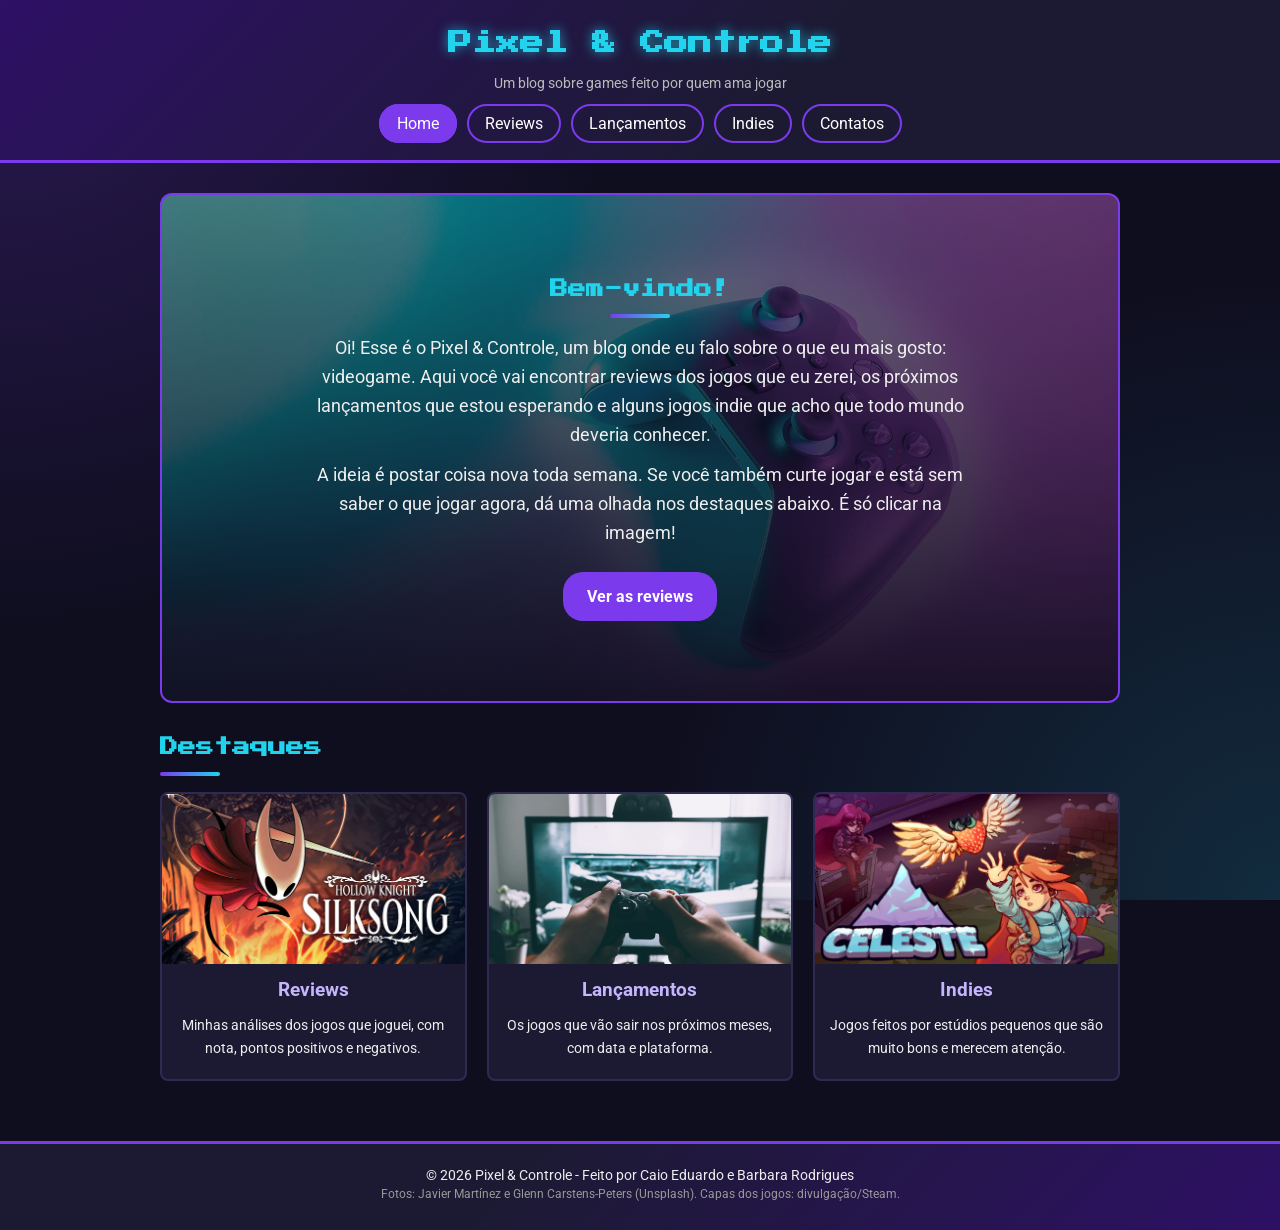
<file: index.html>
<!DOCTYPE html>
<html lang="pt-BR">
<head>
  <meta charset="UTF-8">
  <meta name="viewport" content="width=device-width, initial-scale=1.0">
  <meta name="description" content="Blog sobre games com reviews, lançamentos e jogos indie">
  <title>Pixel &amp; Controle - Home</title>
  <link rel="preconnect" href="https://fonts.googleapis.com">
  <link rel="preconnect" href="https://fonts.gstatic.com" crossorigin>
  <link href="https://fonts.googleapis.com/css2?family=Press+Start+2P&amp;family=Roboto:wght@400;700&amp;display=swap" rel="stylesheet">
  <link rel="stylesheet" href="css/style.css">
</head>
<body>

  <header>
    <h1>Pixel &amp; Controle</h1>
    <p>Um blog sobre games feito por quem ama jogar</p>
    <nav>
      <ul>
        <li><a href="index.html" class="ativo">Home</a></li>
        <li><a href="reviews.html">Reviews</a></li>
        <li><a href="lancamentos.html">Lançamentos</a></li>
        <li><a href="indies.html">Indies</a></li>
        <li><a href="contato.html">Contatos</a></li>
      </ul>
    </nav>
  </header>

  <main>

    <section class="capa">
      <h2>Bem-vindo!</h2>
      <p>Oi! Esse é o Pixel &amp; Controle, um blog onde eu falo sobre o que eu mais gosto: videogame. Aqui você vai encontrar reviews dos jogos que eu zerei, os próximos lançamentos que estou esperando e alguns jogos indie que acho que todo mundo deveria conhecer.</p>
      <p>A ideia é postar coisa nova toda semana. Se você também curte jogar e está sem saber o que jogar agora, dá uma olhada nos destaques abaixo. É só clicar na imagem!</p>
      <a href="reviews.html" class="botao">Ver as reviews</a>
    </section>

    <section>
      <h2>Destaques</h2>

      <div class="destaques">
        <article class="card">
          <a href="reviews.html">
            <img src="img/silksong.jpg" alt="Capa do jogo Hollow Knight: Silksong, leva para a página de reviews">
          </a>
          <h3>Reviews</h3>
          <p>Minhas análises dos jogos que joguei, com nota, pontos positivos e negativos.</p>
        </article>

        <article class="card">
          <a href="lancamentos.html">
            <img src="img/capa-lancamentos.jpg" alt="Pessoa segurando um controle na frente da TV, leva para a página de lançamentos">
          </a>
          <h3>Lançamentos</h3>
          <p>Os jogos que vão sair nos próximos meses, com data e plataforma.</p>
        </article>

        <article class="card">
          <a href="indies.html">
            <img src="img/celeste.jpg" alt="Capa do jogo Celeste, leva para a página de jogos indie">
          </a>
          <h3>Indies</h3>
          <p>Jogos feitos por estúdios pequenos que são muito bons e merecem atenção.</p>
        </article>
      </div>
    </section>

  </main>

  <footer>
    <p>&copy; 2026 Pixel &amp; Controle - Feito por Caio Eduardo e Barbara Rodrigues</p>
    <p class="credito">Fotos: Javier Martínez e Glenn Carstens-Peters (Unsplash). Capas dos jogos: divulgação/Steam.</p>
  </footer>

</body>
</html>
</file>
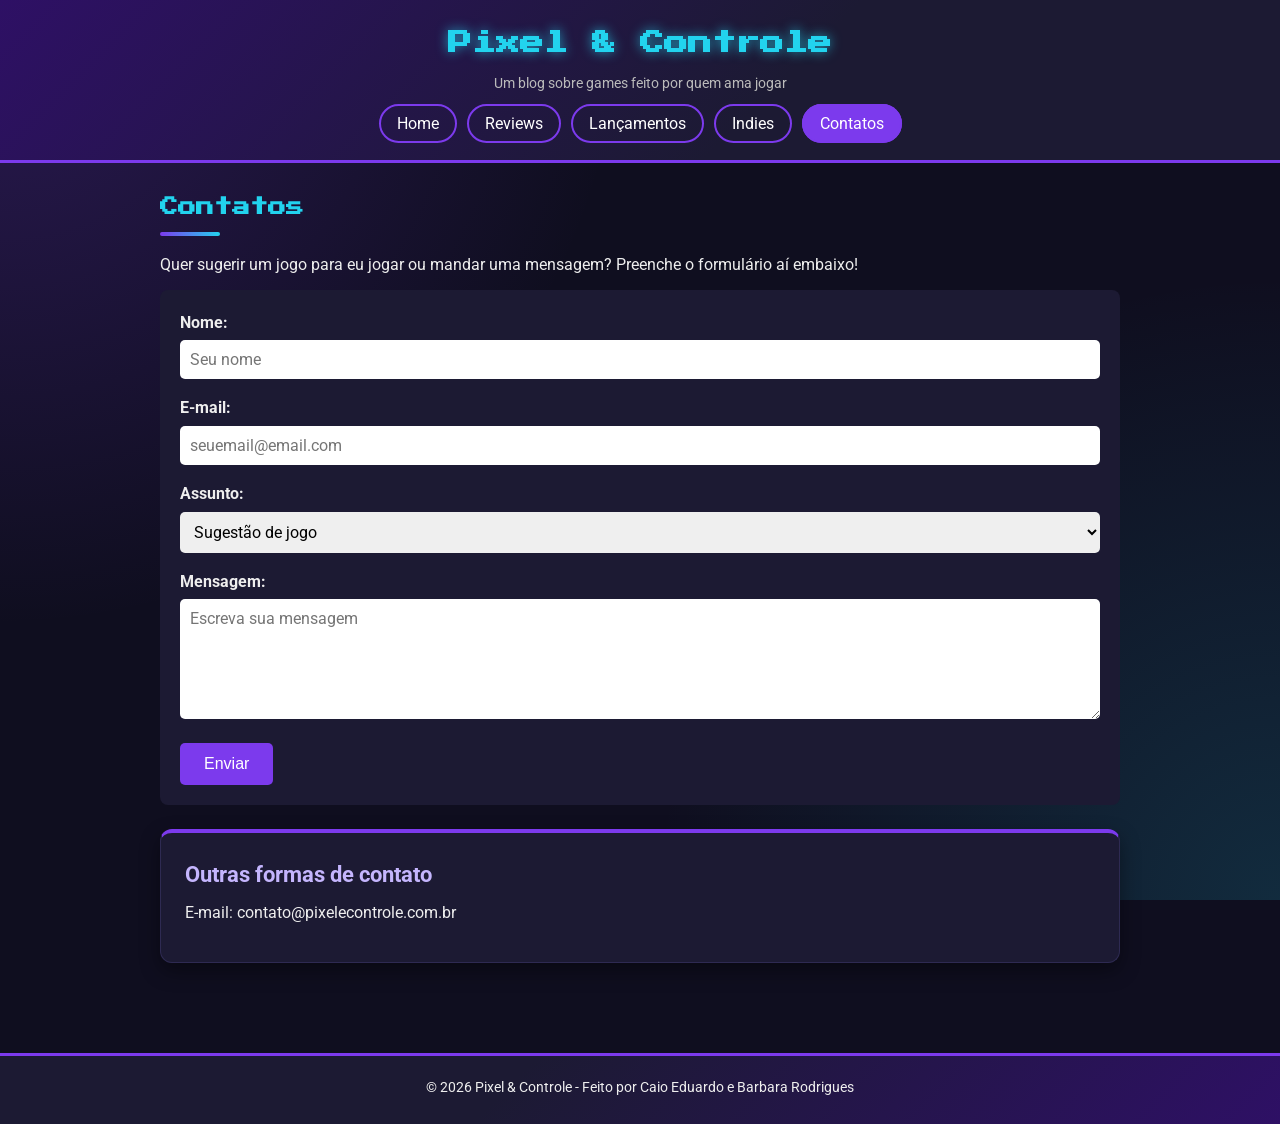
<file: contato.html>
<!DOCTYPE html>
<html lang="pt-BR">
<head>
  <meta charset="UTF-8">
  <meta name="viewport" content="width=device-width, initial-scale=1.0">
  <meta name="description" content="Página de contato do blog Pixel & Controle">
  <title>Pixel &amp; Controle - Contatos</title>
  <link rel="preconnect" href="https://fonts.googleapis.com">
  <link rel="preconnect" href="https://fonts.gstatic.com" crossorigin>
  <link href="https://fonts.googleapis.com/css2?family=Press+Start+2P&amp;family=Roboto:wght@400;700&amp;display=swap" rel="stylesheet">
  <link rel="stylesheet" href="css/style.css">
</head>
<body>

  <header>
    <h1>Pixel &amp; Controle</h1>
    <p>Um blog sobre games feito por quem ama jogar</p>
    <nav>
      <ul>
        <li><a href="index.html">Home</a></li>
        <li><a href="reviews.html">Reviews</a></li>
        <li><a href="lancamentos.html">Lançamentos</a></li>
        <li><a href="indies.html">Indies</a></li>
        <li><a href="contato.html" class="ativo">Contatos</a></li>
      </ul>
    </nav>
  </header>

  <main>
    <h2>Contatos</h2>
    <p>Quer sugerir um jogo para eu jogar ou mandar uma mensagem? Preenche o formulário aí embaixo!</p>

    <form action="#" method="post">
      <label for="nome">Nome:</label>
      <input type="text" id="nome" name="nome" placeholder="Seu nome" required>

      <label for="email">E-mail:</label>
      <input type="email" id="email" name="email" placeholder="seuemail@email.com" required>

      <label for="assunto">Assunto:</label>
      <select id="assunto" name="assunto">
        <option value="sugestao">Sugestão de jogo</option>
        <option value="duvida">Dúvida</option>
        <option value="elogio">Elogio</option>
        <option value="outro">Outro</option>
      </select>

      <label for="mensagem">Mensagem:</label>
      <textarea id="mensagem" name="mensagem" placeholder="Escreva sua mensagem" required></textarea>

      <button type="submit">Enviar</button>
    </form>

    <section class="post">
      <h3>Outras formas de contato</h3>
      <p>E-mail: contato@pixelecontrole.com.br</p>
    </section>
  </main>

  <footer>
    <p>&copy; 2026 Pixel &amp; Controle - Feito por Caio Eduardo e Barbara Rodrigues</p>
  </footer>

</body>
</html>
</file>
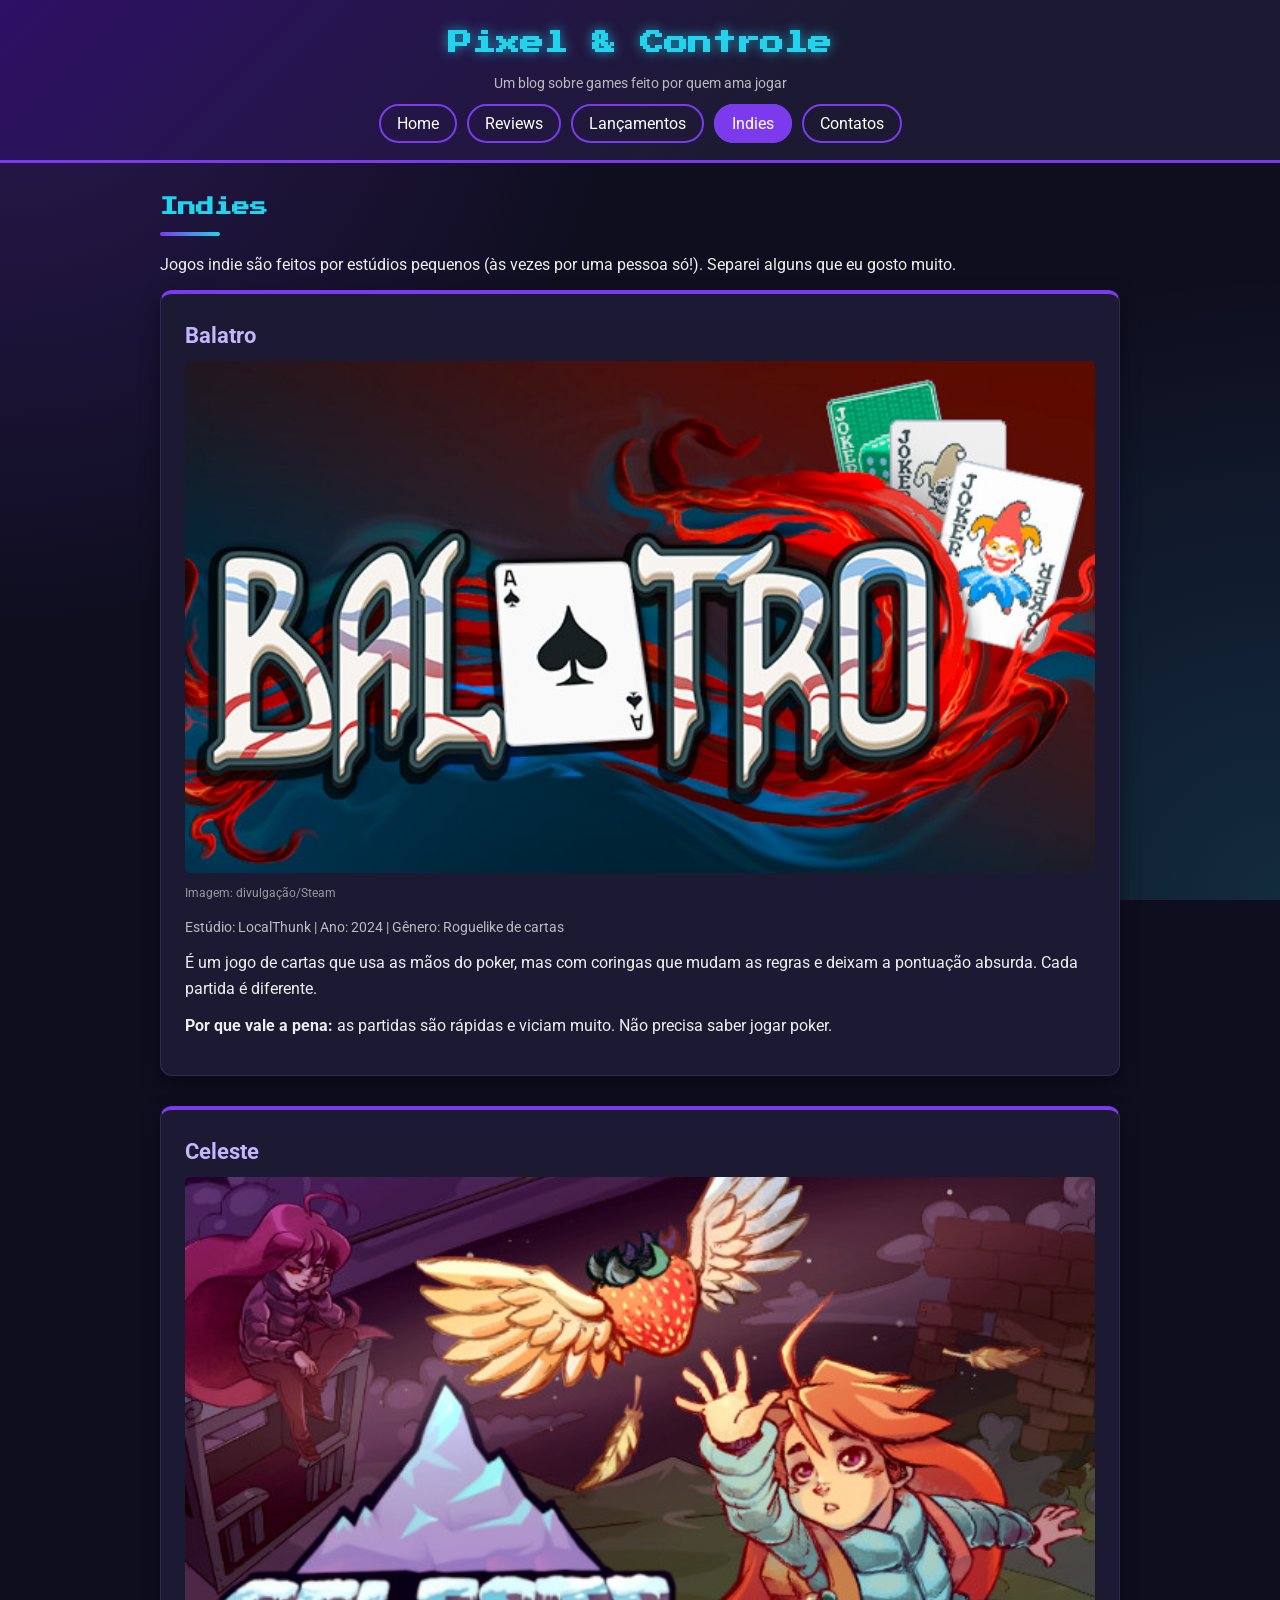
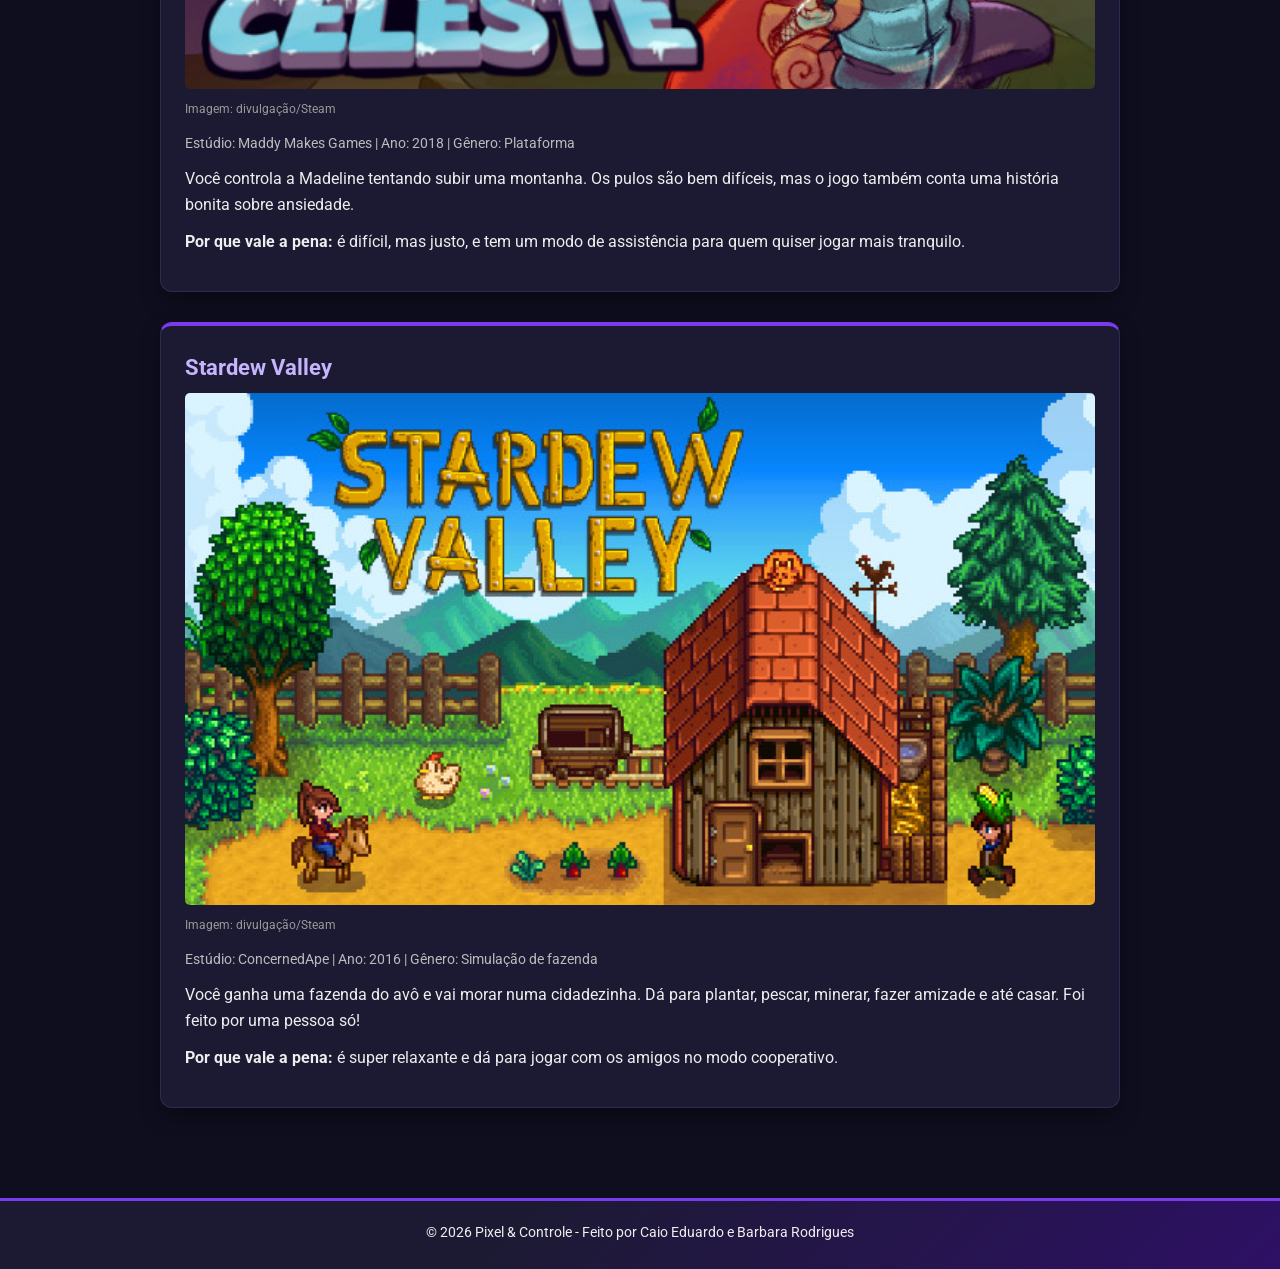
<file: indies.html>
<!DOCTYPE html>
<html lang="pt-BR">
<head>
  <meta charset="UTF-8">
  <meta name="viewport" content="width=device-width, initial-scale=1.0">
  <meta name="description" content="Jogos indie recomendados pelo blog Pixel & Controle">
  <title>Pixel &amp; Controle - Indies</title>
  <link rel="preconnect" href="https://fonts.googleapis.com">
  <link rel="preconnect" href="https://fonts.gstatic.com" crossorigin>
  <link href="https://fonts.googleapis.com/css2?family=Press+Start+2P&amp;family=Roboto:wght@400;700&amp;display=swap" rel="stylesheet">
  <link rel="stylesheet" href="css/style.css">
</head>
<body>

  <header>
    <h1>Pixel &amp; Controle</h1>
    <p>Um blog sobre games feito por quem ama jogar</p>
    <nav>
      <ul>
        <li><a href="index.html">Home</a></li>
        <li><a href="reviews.html">Reviews</a></li>
        <li><a href="lancamentos.html">Lançamentos</a></li>
        <li><a href="indies.html" class="ativo">Indies</a></li>
        <li><a href="contato.html">Contatos</a></li>
      </ul>
    </nav>
  </header>

  <main>
    <h2>Indies</h2>
    <p>Jogos indie são feitos por estúdios pequenos (às vezes por uma pessoa só!). Separei alguns que eu gosto muito.</p>

    <article class="post">
      <h3>Balatro</h3>
      <img src="img/balatro.jpg" alt="Imagem do jogo Balatro">
      <p class="credito">Imagem: divulgação/Steam</p>
      <p class="info">Estúdio: LocalThunk | Ano: 2024 | Gênero: Roguelike de cartas</p>
      <p>É um jogo de cartas que usa as mãos do poker, mas com coringas que mudam as regras e deixam a pontuação absurda. Cada partida é diferente.</p>
      <p><strong>Por que vale a pena:</strong> as partidas são rápidas e viciam muito. Não precisa saber jogar poker.</p>
    </article>

    <article class="post">
      <h3>Celeste</h3>
      <img src="img/celeste.jpg" alt="Imagem do jogo Celeste">
      <p class="credito">Imagem: divulgação/Steam</p>
      <p class="info">Estúdio: Maddy Makes Games | Ano: 2018 | Gênero: Plataforma</p>
      <p>Você controla a Madeline tentando subir uma montanha. Os pulos são bem difíceis, mas o jogo também conta uma história bonita sobre ansiedade.</p>
      <p><strong>Por que vale a pena:</strong> é difícil, mas justo, e tem um modo de assistência para quem quiser jogar mais tranquilo.</p>
    </article>

    <article class="post">
      <h3>Stardew Valley</h3>
      <img src="img/stardew-valley.jpg" alt="Imagem do jogo Stardew Valley">
      <p class="credito">Imagem: divulgação/Steam</p>
      <p class="info">Estúdio: ConcernedApe | Ano: 2016 | Gênero: Simulação de fazenda</p>
      <p>Você ganha uma fazenda do avô e vai morar numa cidadezinha. Dá para plantar, pescar, minerar, fazer amizade e até casar. Foi feito por uma pessoa só!</p>
      <p><strong>Por que vale a pena:</strong> é super relaxante e dá para jogar com os amigos no modo cooperativo.</p>
    </article>
  </main>

  <footer>
    <p>&copy; 2026 Pixel &amp; Controle - Feito por Caio Eduardo e Barbara Rodrigues</p>
  </footer>

</body>
</html>
</file>
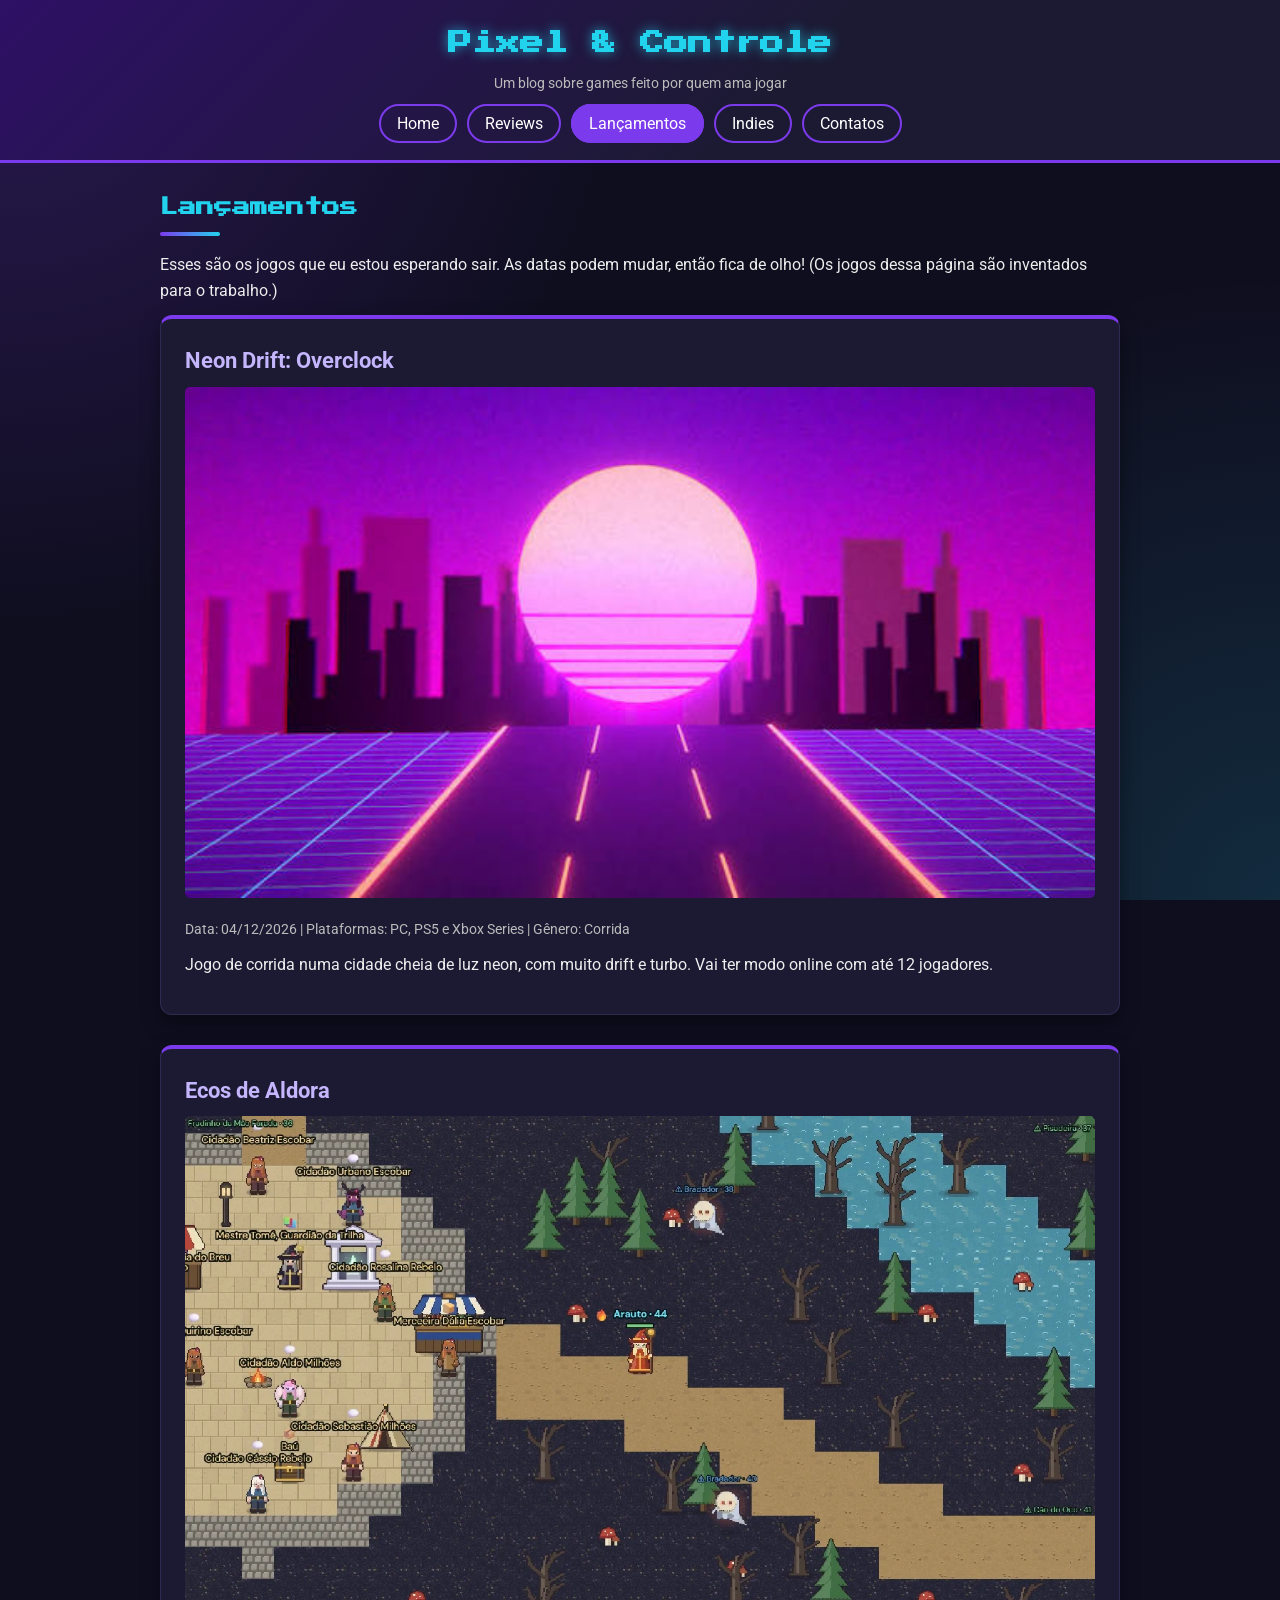
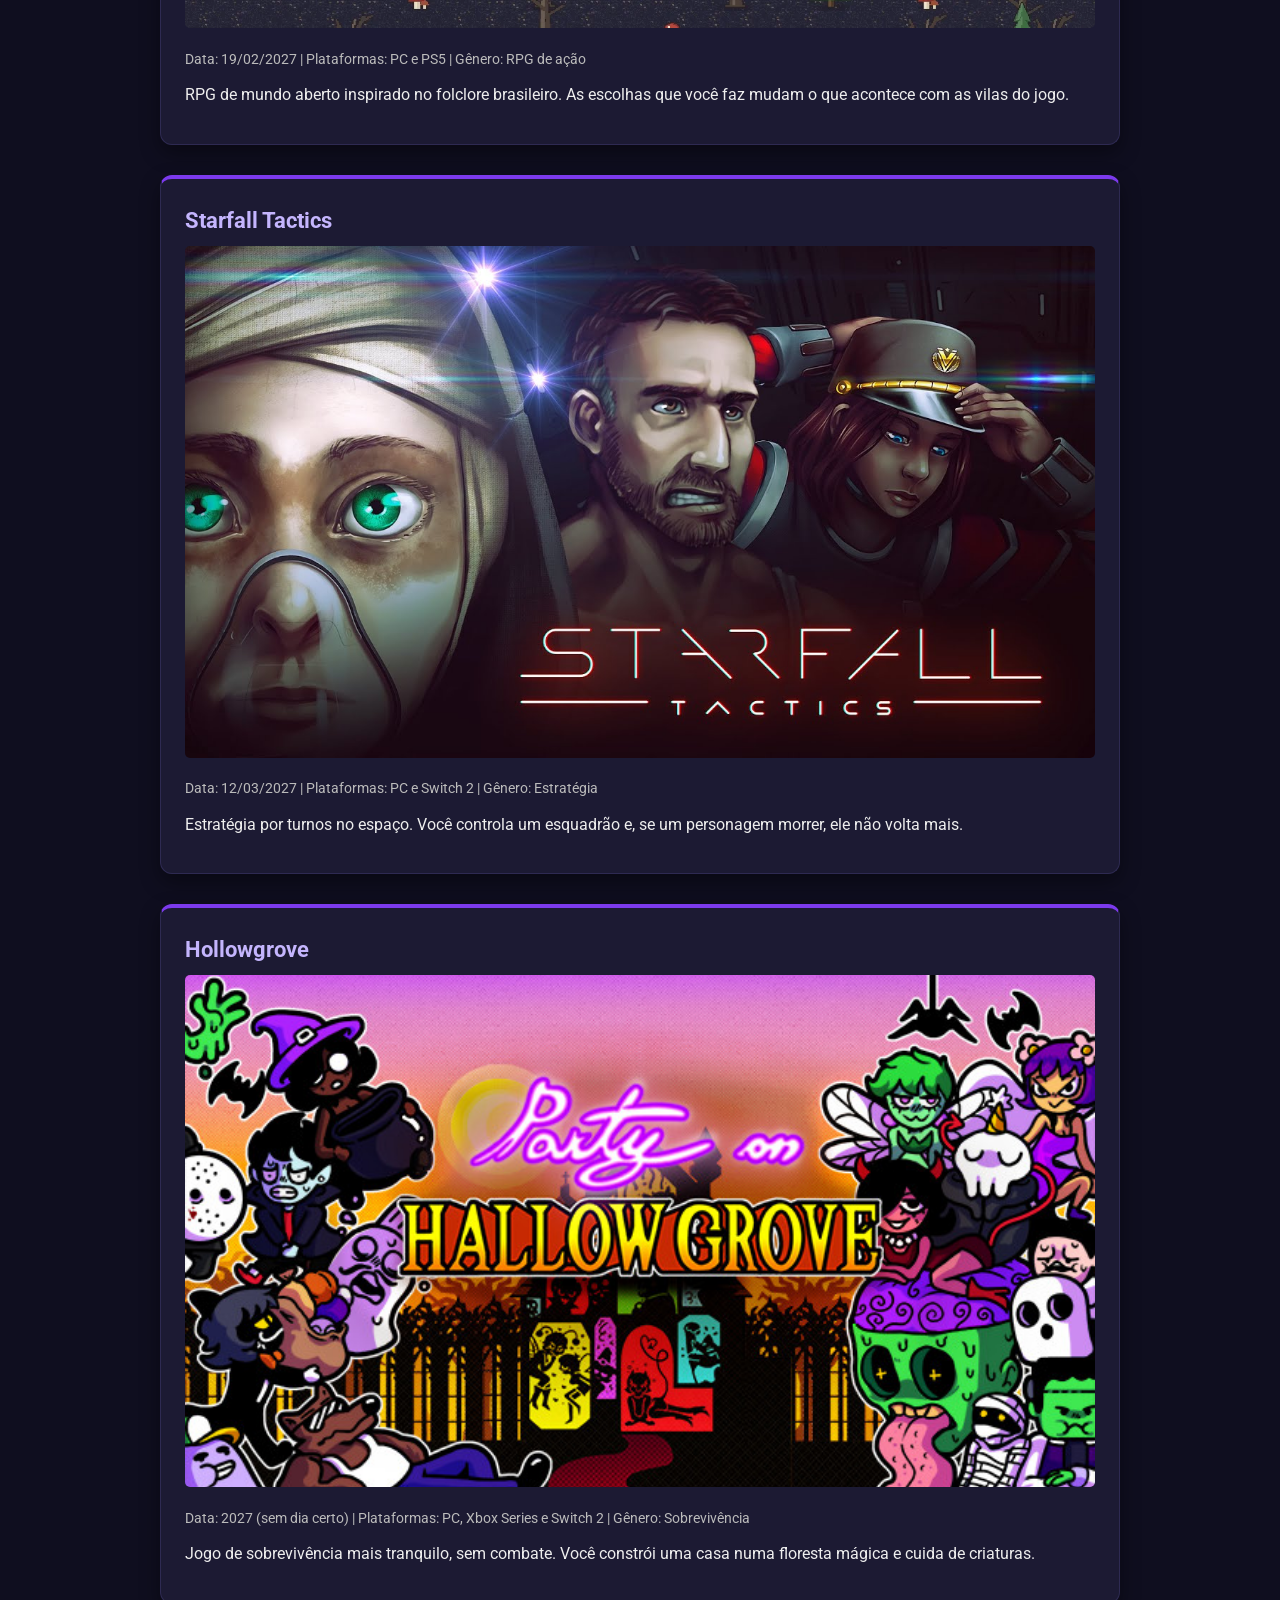
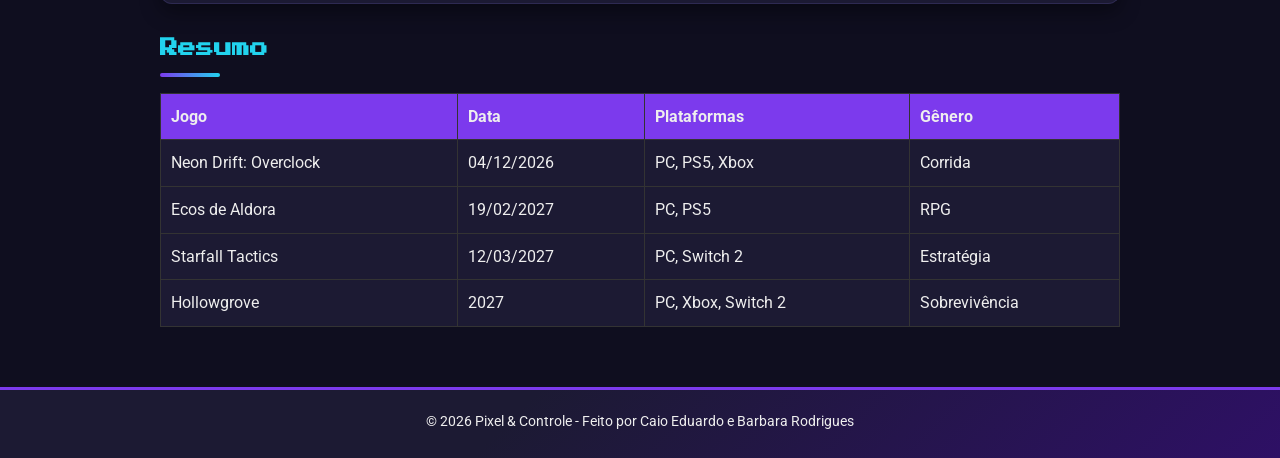
<file: lancamentos.html>
<!DOCTYPE html>
<html lang="pt-BR">
<head>
  <meta charset="UTF-8">
  <meta name="viewport" content="width=device-width, initial-scale=1.0">
  <meta name="description" content="Próximos lançamentos de jogos no blog Pixel & Controle">
  <title>Pixel &amp; Controle - Lançamentos</title>
  <link rel="preconnect" href="https://fonts.googleapis.com">
  <link rel="preconnect" href="https://fonts.gstatic.com" crossorigin>
  <link href="https://fonts.googleapis.com/css2?family=Press+Start+2P&amp;family=Roboto:wght@400;700&amp;display=swap" rel="stylesheet">
  <link rel="stylesheet" href="css/style.css">
</head>
<body>

  <header>
    <h1>Pixel &amp; Controle</h1>
    <p>Um blog sobre games feito por quem ama jogar</p>
    <nav>
      <ul>
        <li><a href="index.html">Home</a></li>
        <li><a href="reviews.html">Reviews</a></li>
        <li><a href="lancamentos.html" class="ativo">Lançamentos</a></li>
        <li><a href="indies.html">Indies</a></li>
        <li><a href="contato.html">Contatos</a></li>
      </ul>
    </nav>
  </header>

  <main>
    <h2>Lançamentos</h2>
    <p>Esses são os jogos que eu estou esperando sair. As datas podem mudar, então fica de olho! (Os jogos dessa página são inventados para o trabalho.)</p>

    <article class="post">
      <h3>Neon Drift: Overclock</h3>
      <img src="img/neon-drift.jpg" alt="Imagem do jogo Neon Drift: Overclock">
      <p class="info">Data: 04/12/2026 | Plataformas: PC, PS5 e Xbox Series | Gênero: Corrida</p>
      <p>Jogo de corrida numa cidade cheia de luz neon, com muito drift e turbo. Vai ter modo online com até 12 jogadores.</p>
    </article>

    <article class="post">
      <h3>Ecos de Aldora</h3>
      <img src="img/Ecos-de-aldora.webp" alt="Imagem do jogo Ecos de Aldora">
      <p class="info">Data: 19/02/2027 | Plataformas: PC e PS5 | Gênero: RPG de ação</p>
      <p>RPG de mundo aberto inspirado no folclore brasileiro. As escolhas que você faz mudam o que acontece com as vilas do jogo.</p>
    </article>

    <article class="post">
      <h3>Starfall Tactics</h3>
      <img src="img/starfall-tactics.jpg" alt="Imagem do jogo Starfall Tactics">
      <p class="info">Data: 12/03/2027 | Plataformas: PC e Switch 2 | Gênero: Estratégia</p>
      <p>Estratégia por turnos no espaço. Você controla um esquadrão e, se um personagem morrer, ele não volta mais.</p>
    </article>

    <article class="post">
      <h3>Hollowgrove</h3>
      <img src="img/hollowgrove.jpg" alt="Imagem do jogo Hollowgrove">
      <p class="info">Data: 2027 (sem dia certo) | Plataformas: PC, Xbox Series e Switch 2 | Gênero: Sobrevivência</p>
      <p>Jogo de sobrevivência mais tranquilo, sem combate. Você constrói uma casa numa floresta mágica e cuida de criaturas.</p>
    </article>

    <h2>Resumo</h2>
    <div class="tabela">
      <table>
        <tr>
          <th>Jogo</th>
          <th>Data</th>
          <th>Plataformas</th>
          <th>Gênero</th>
        </tr>
        <tr>
          <td>Neon Drift: Overclock</td>
          <td>04/12/2026</td>
          <td>PC, PS5, Xbox</td>
          <td>Corrida</td>
        </tr>
        <tr>
          <td>Ecos de Aldora</td>
          <td>19/02/2027</td>
          <td>PC, PS5</td>
          <td>RPG</td>
        </tr>
        <tr>
          <td>Starfall Tactics</td>
          <td>12/03/2027</td>
          <td>PC, Switch 2</td>
          <td>Estratégia</td>
        </tr>
        <tr>
          <td>Hollowgrove</td>
          <td>2027</td>
          <td>PC, Xbox, Switch 2</td>
          <td>Sobrevivência</td>
        </tr>
      </table>
    </div>
  </main>

  <footer>
    <p>&copy; 2026 Pixel &amp; Controle - Feito por Caio Eduardo e Barbara Rodrigues</p>
  </footer>

</body>
</html>
</file>
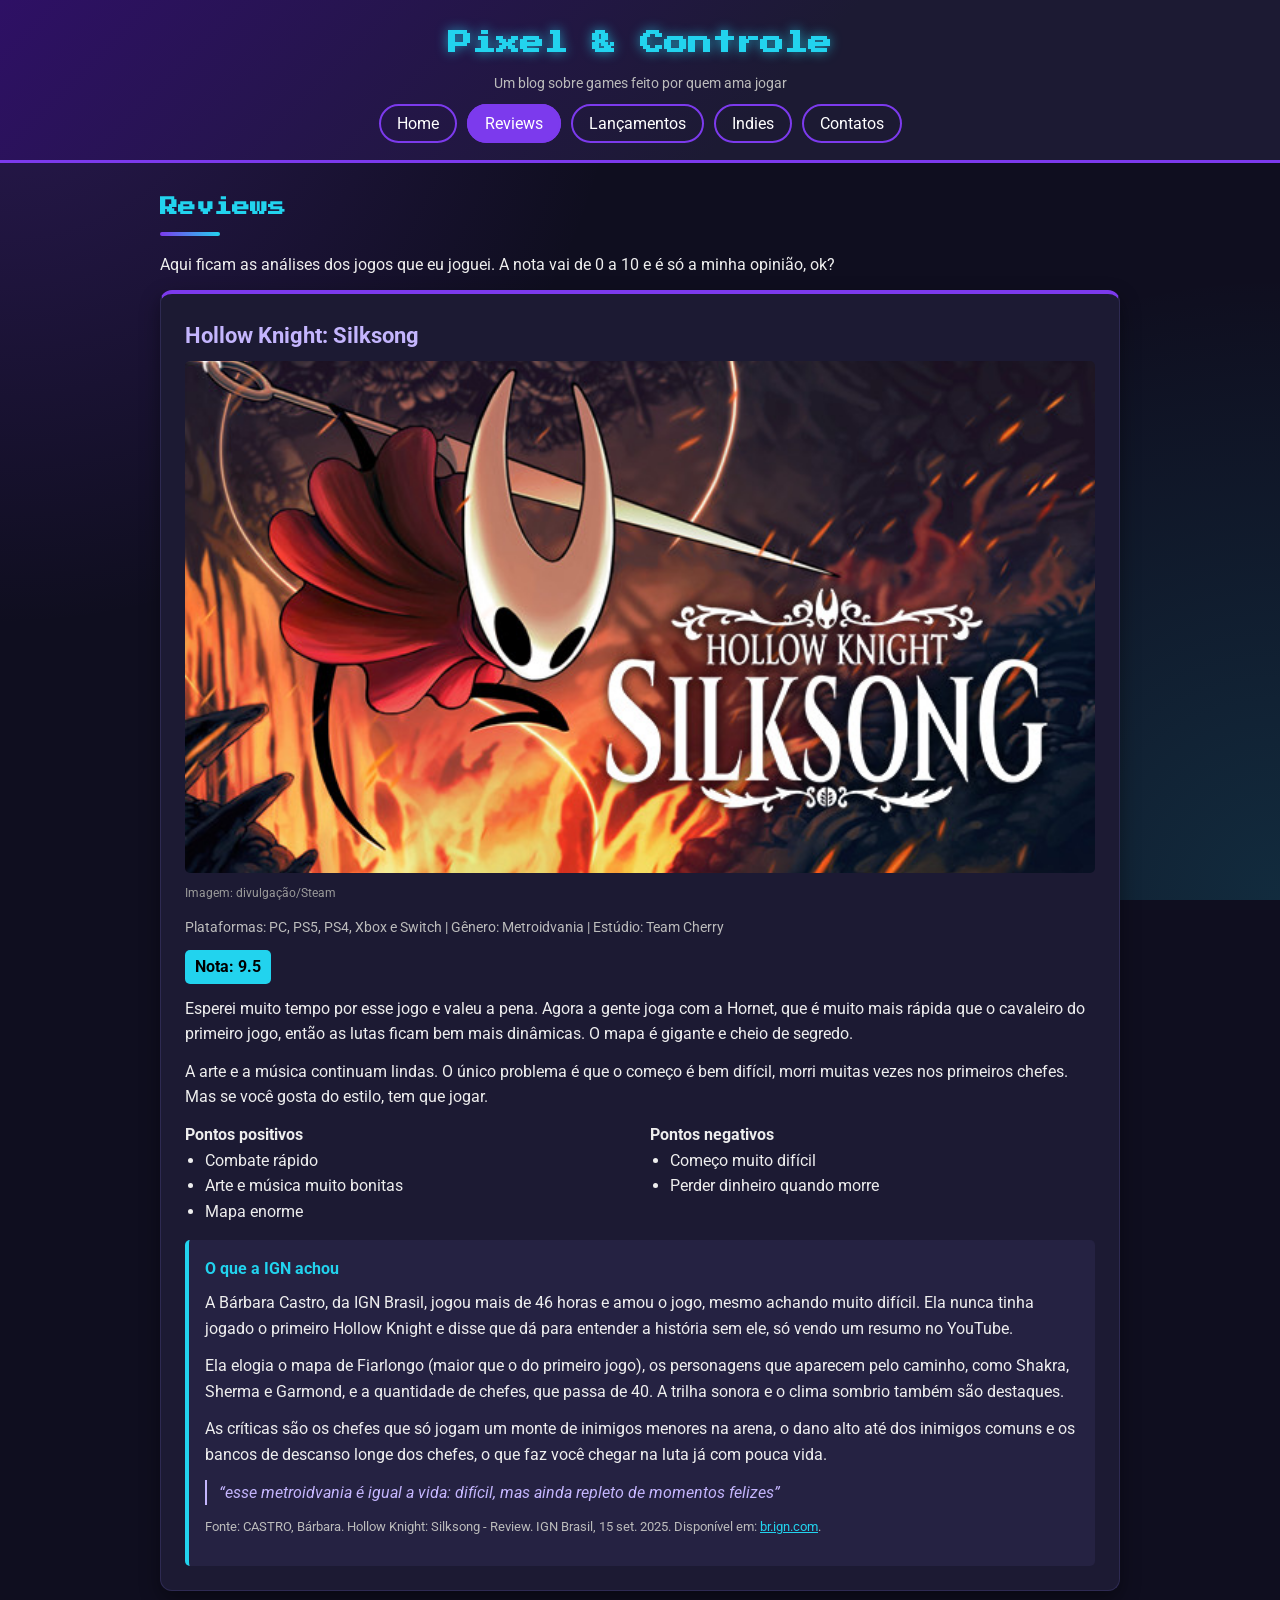
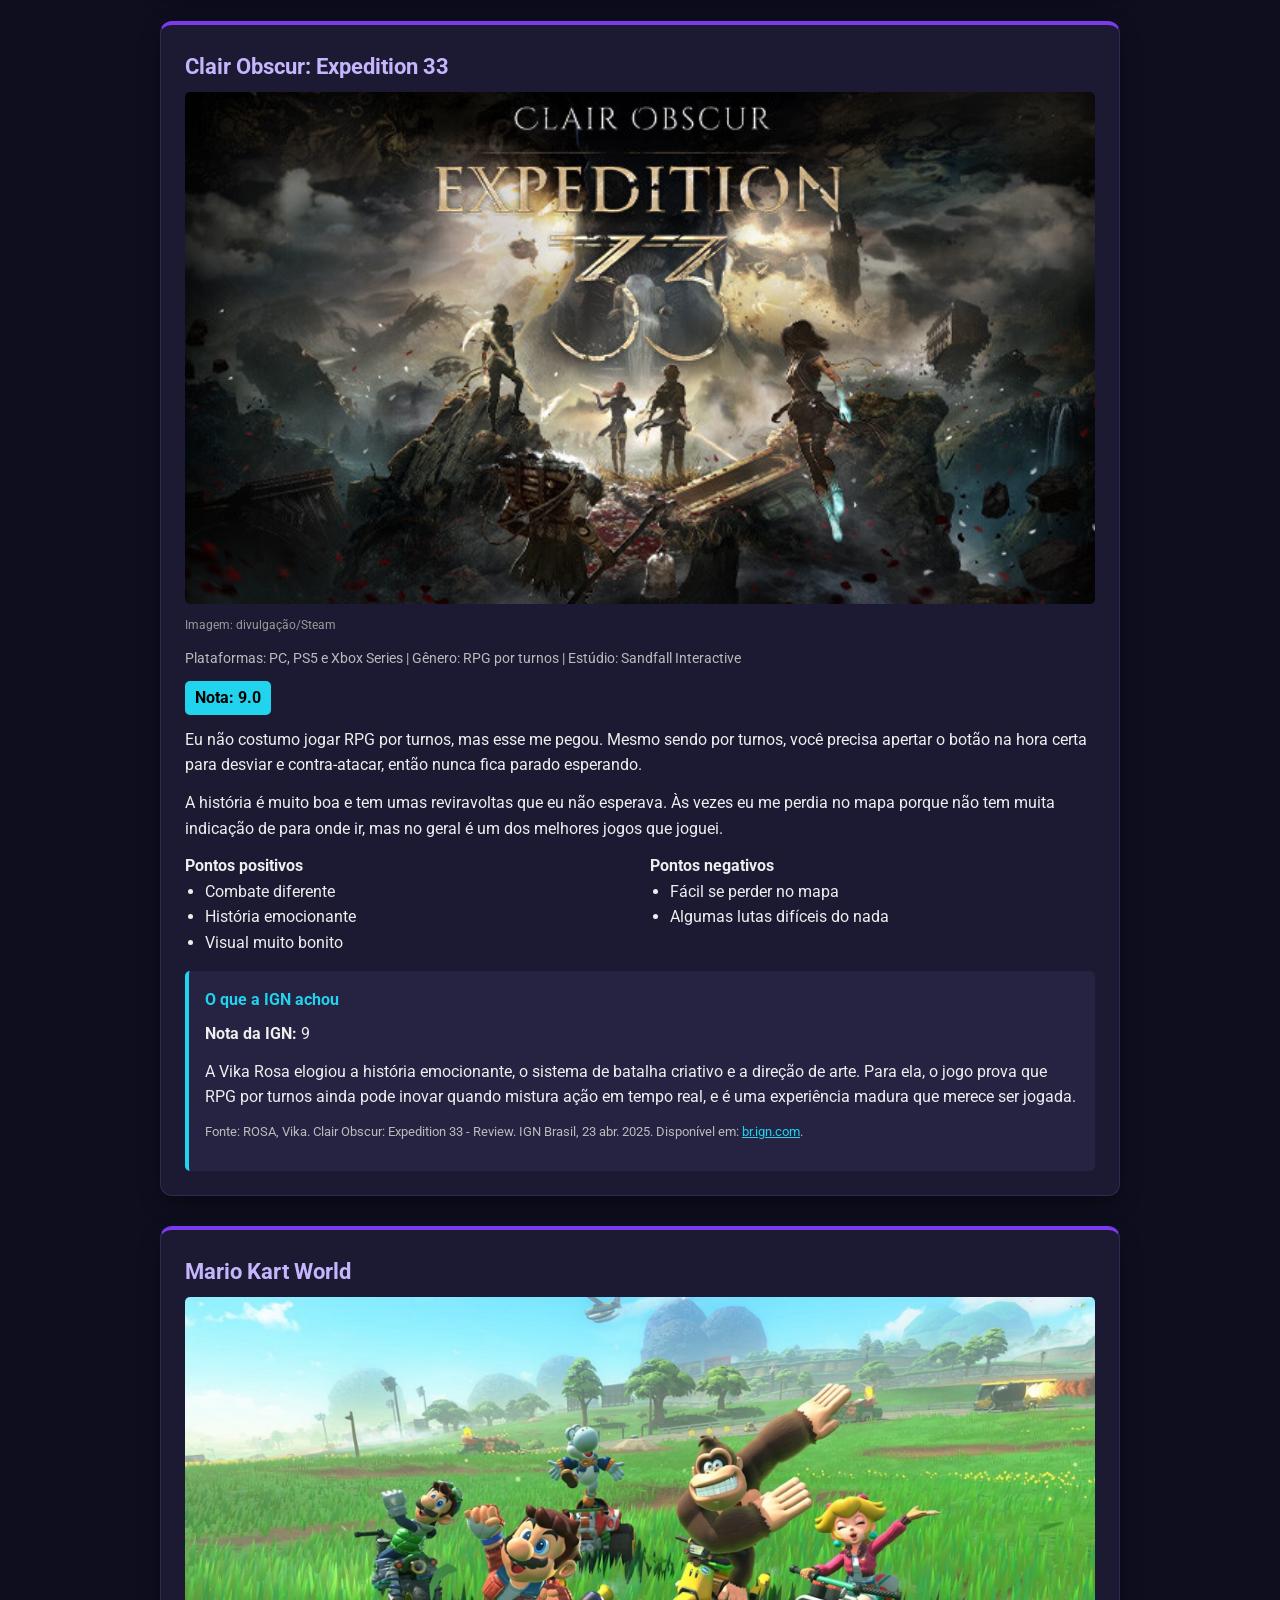
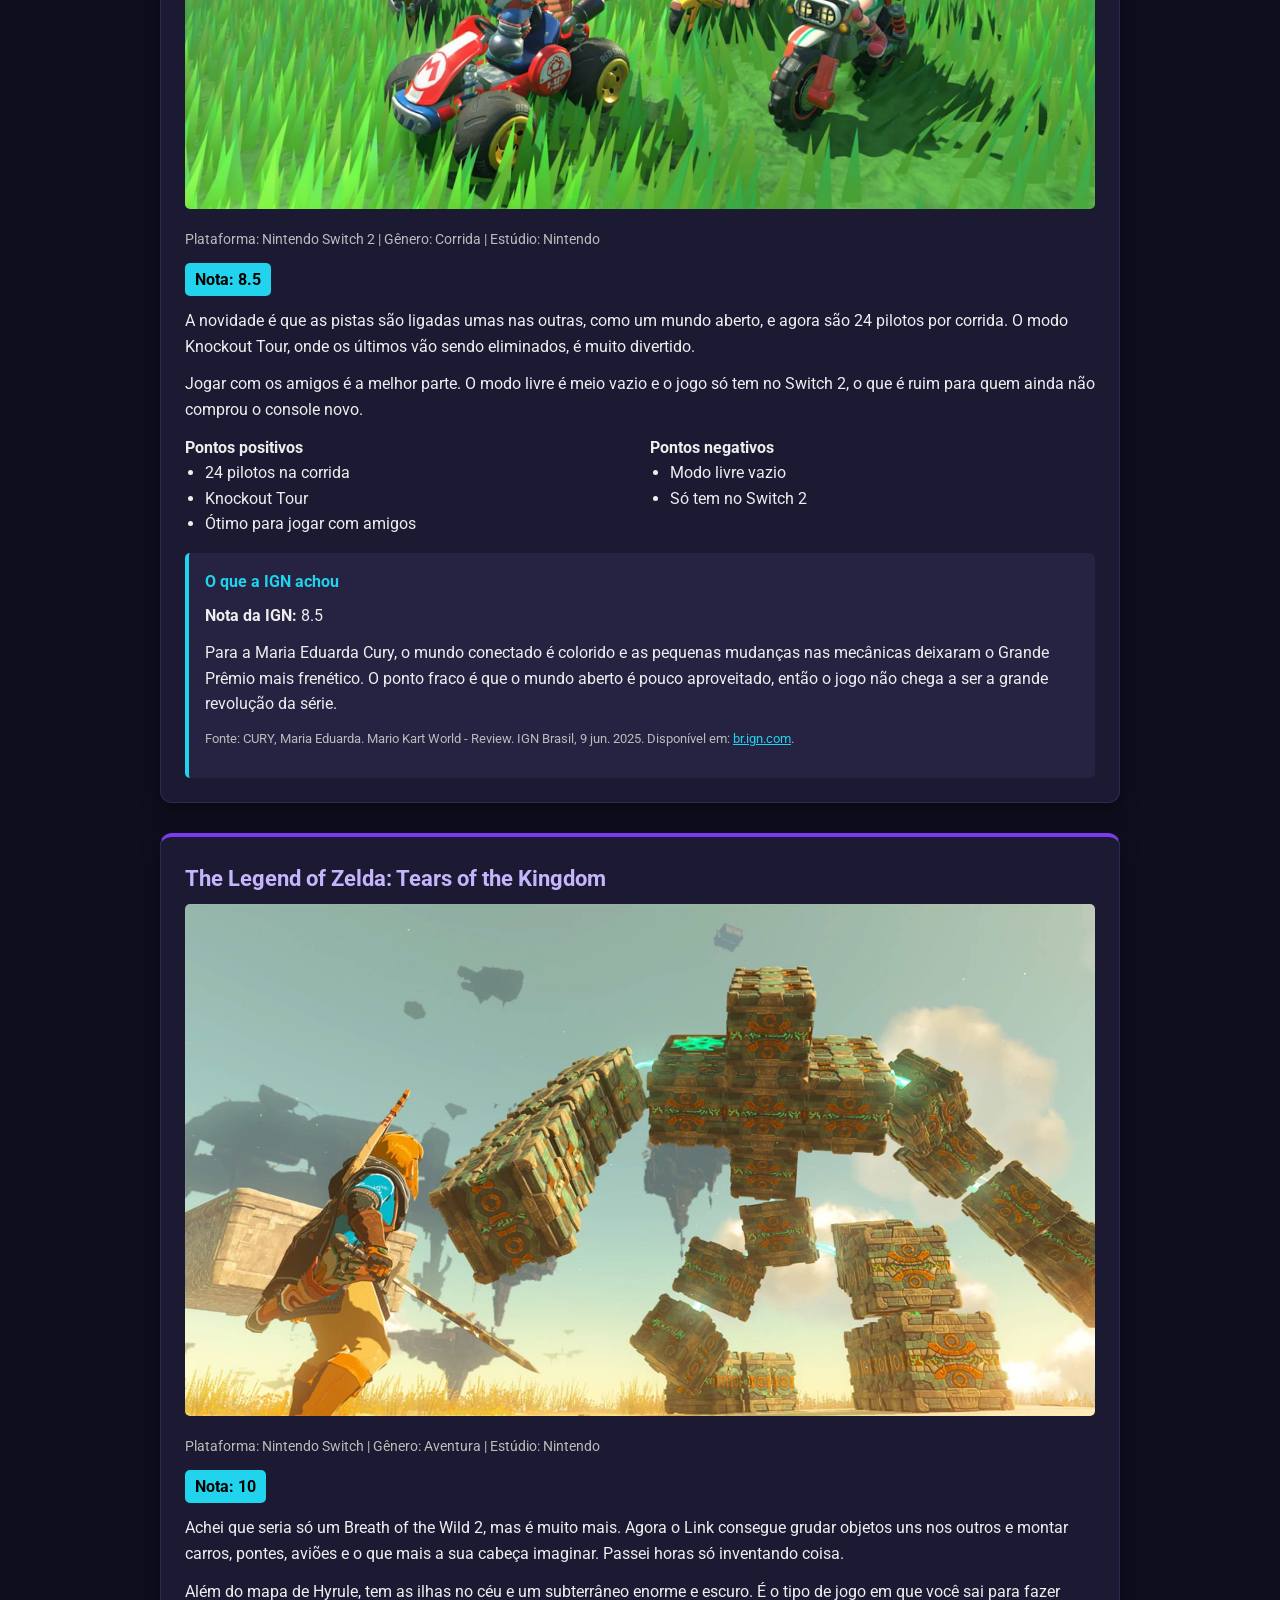
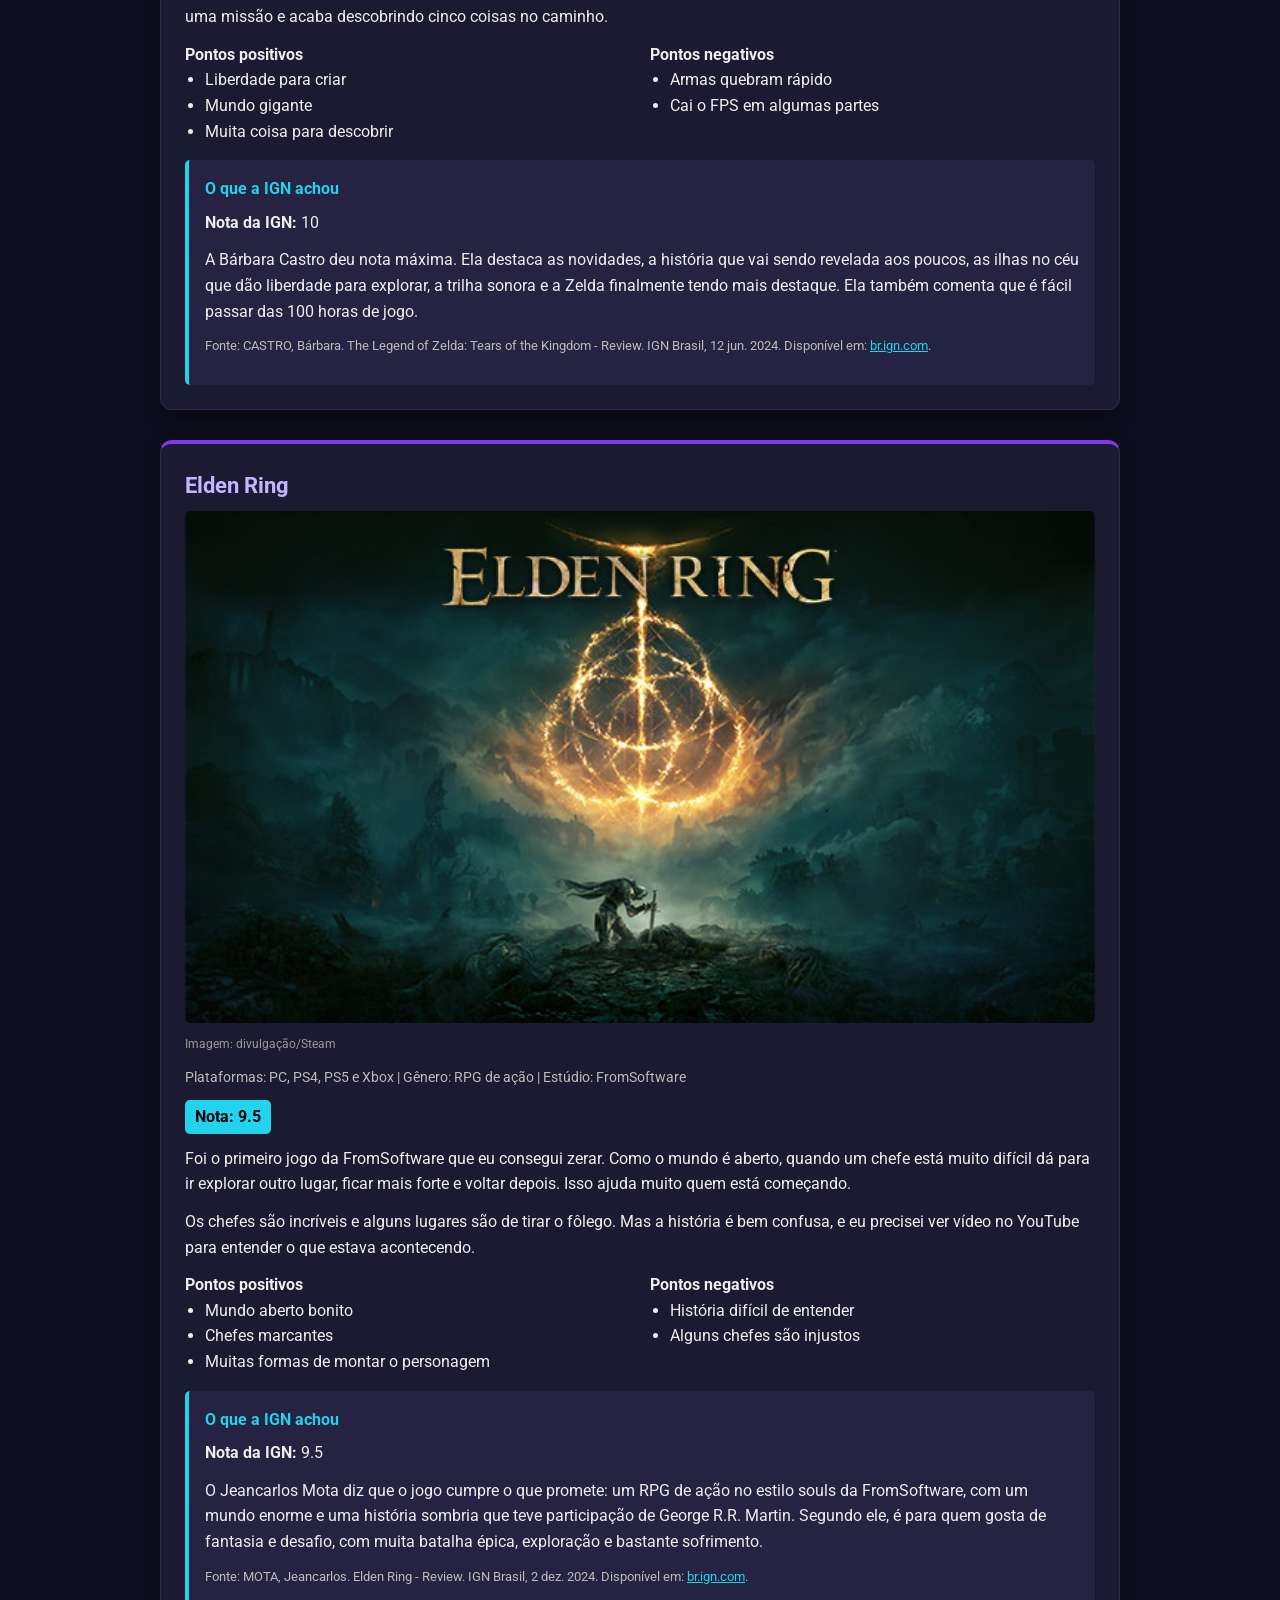
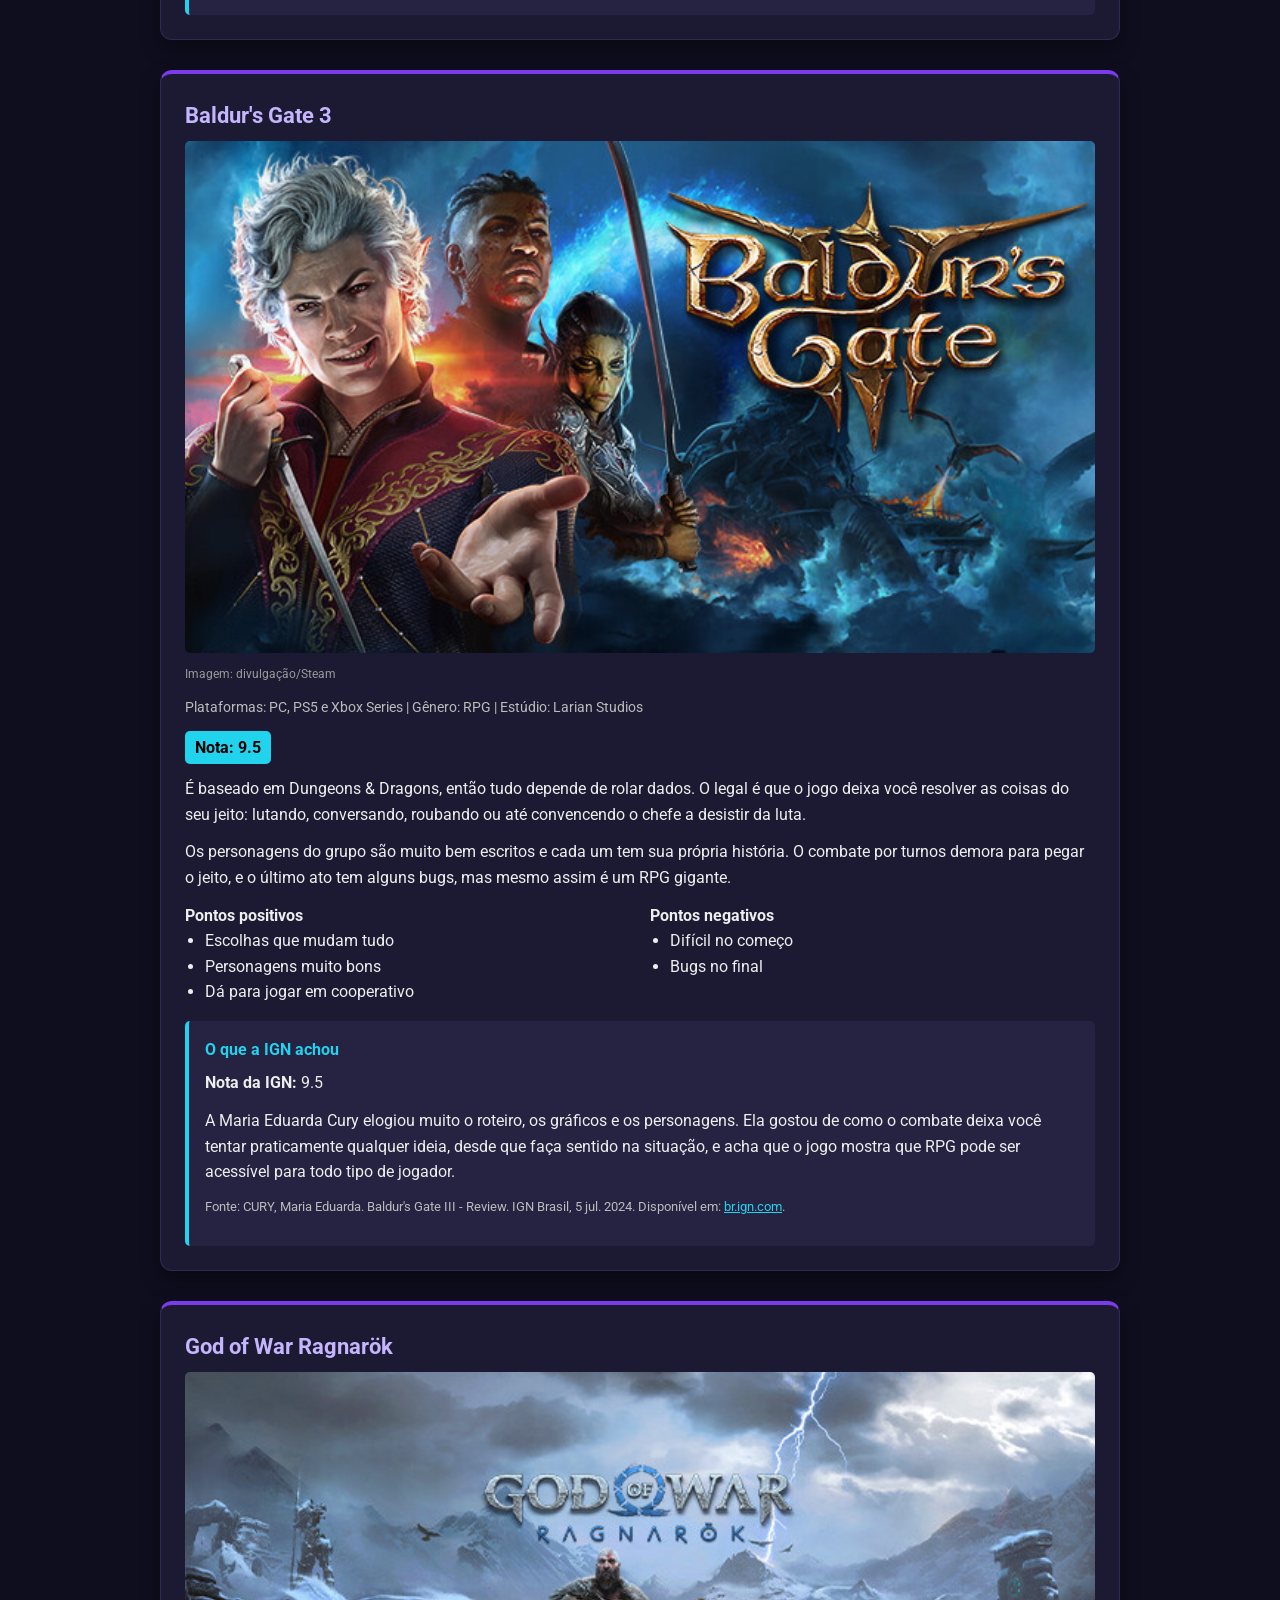
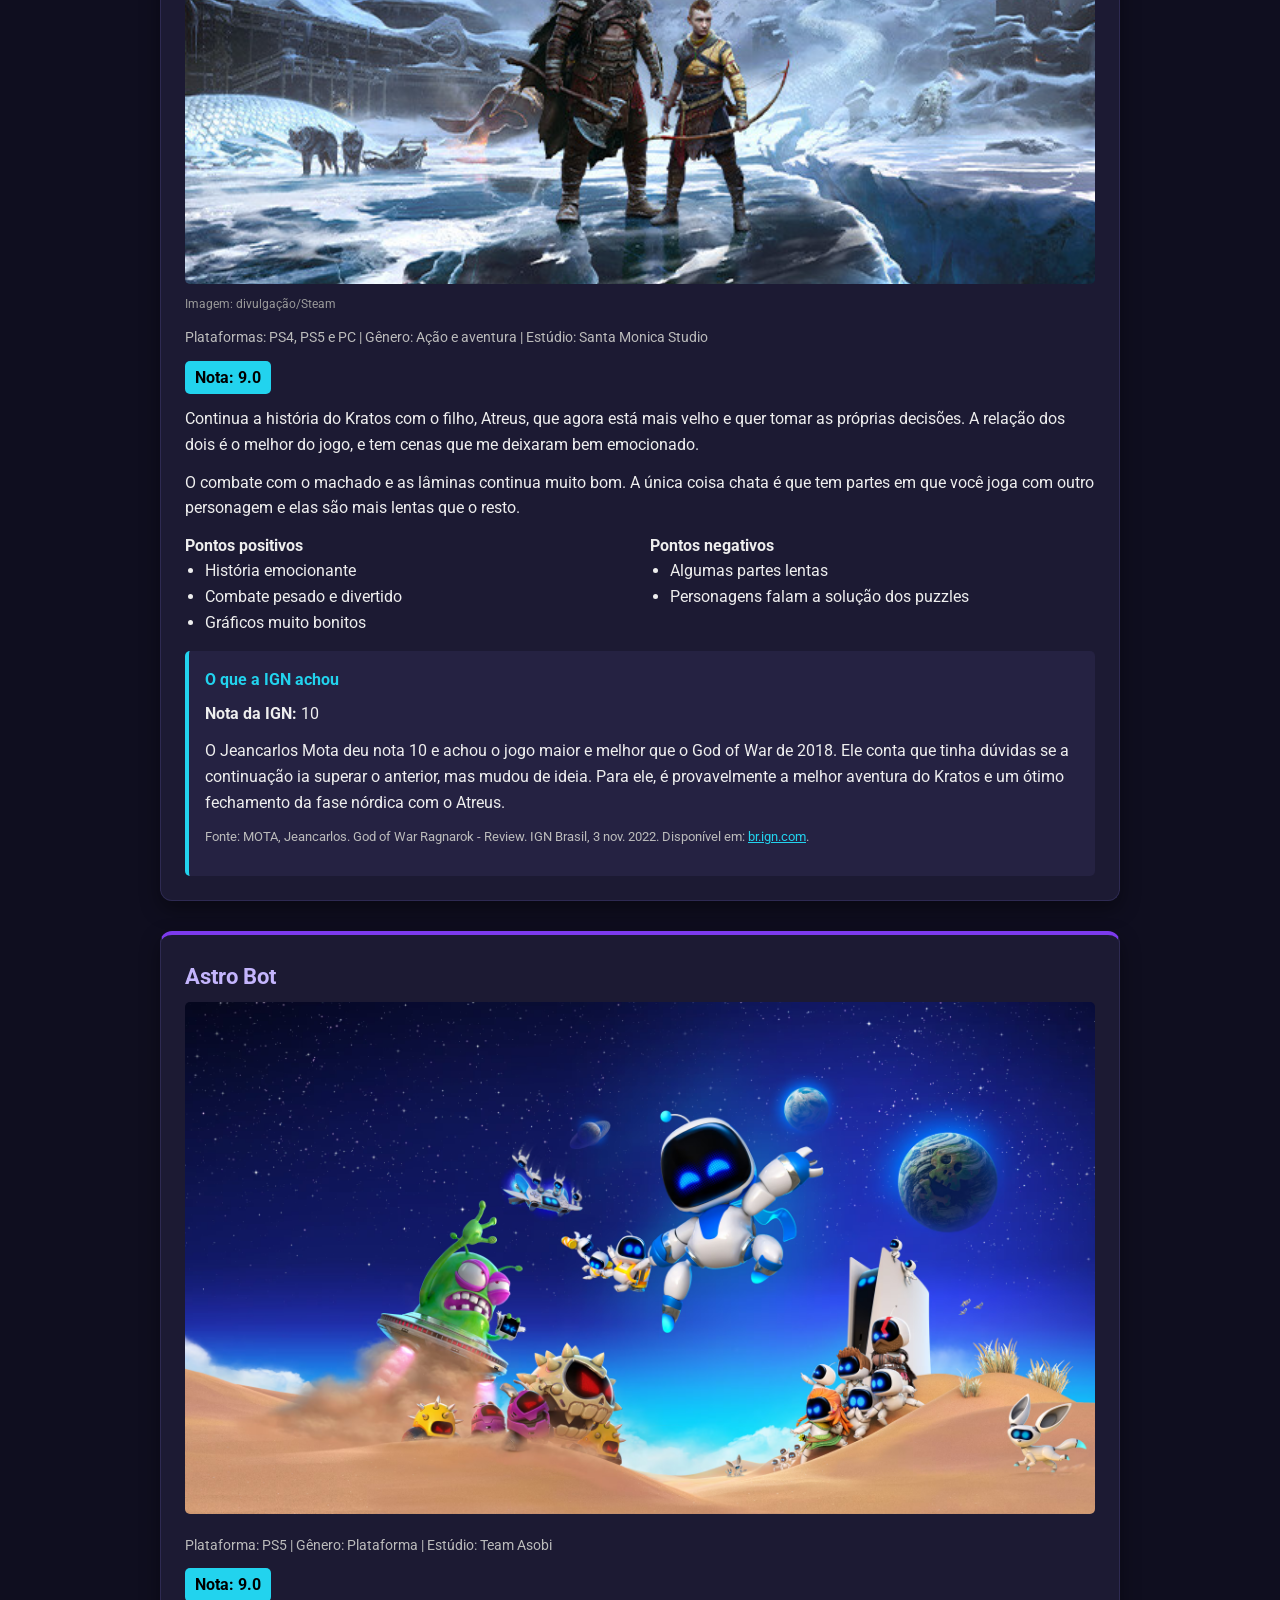
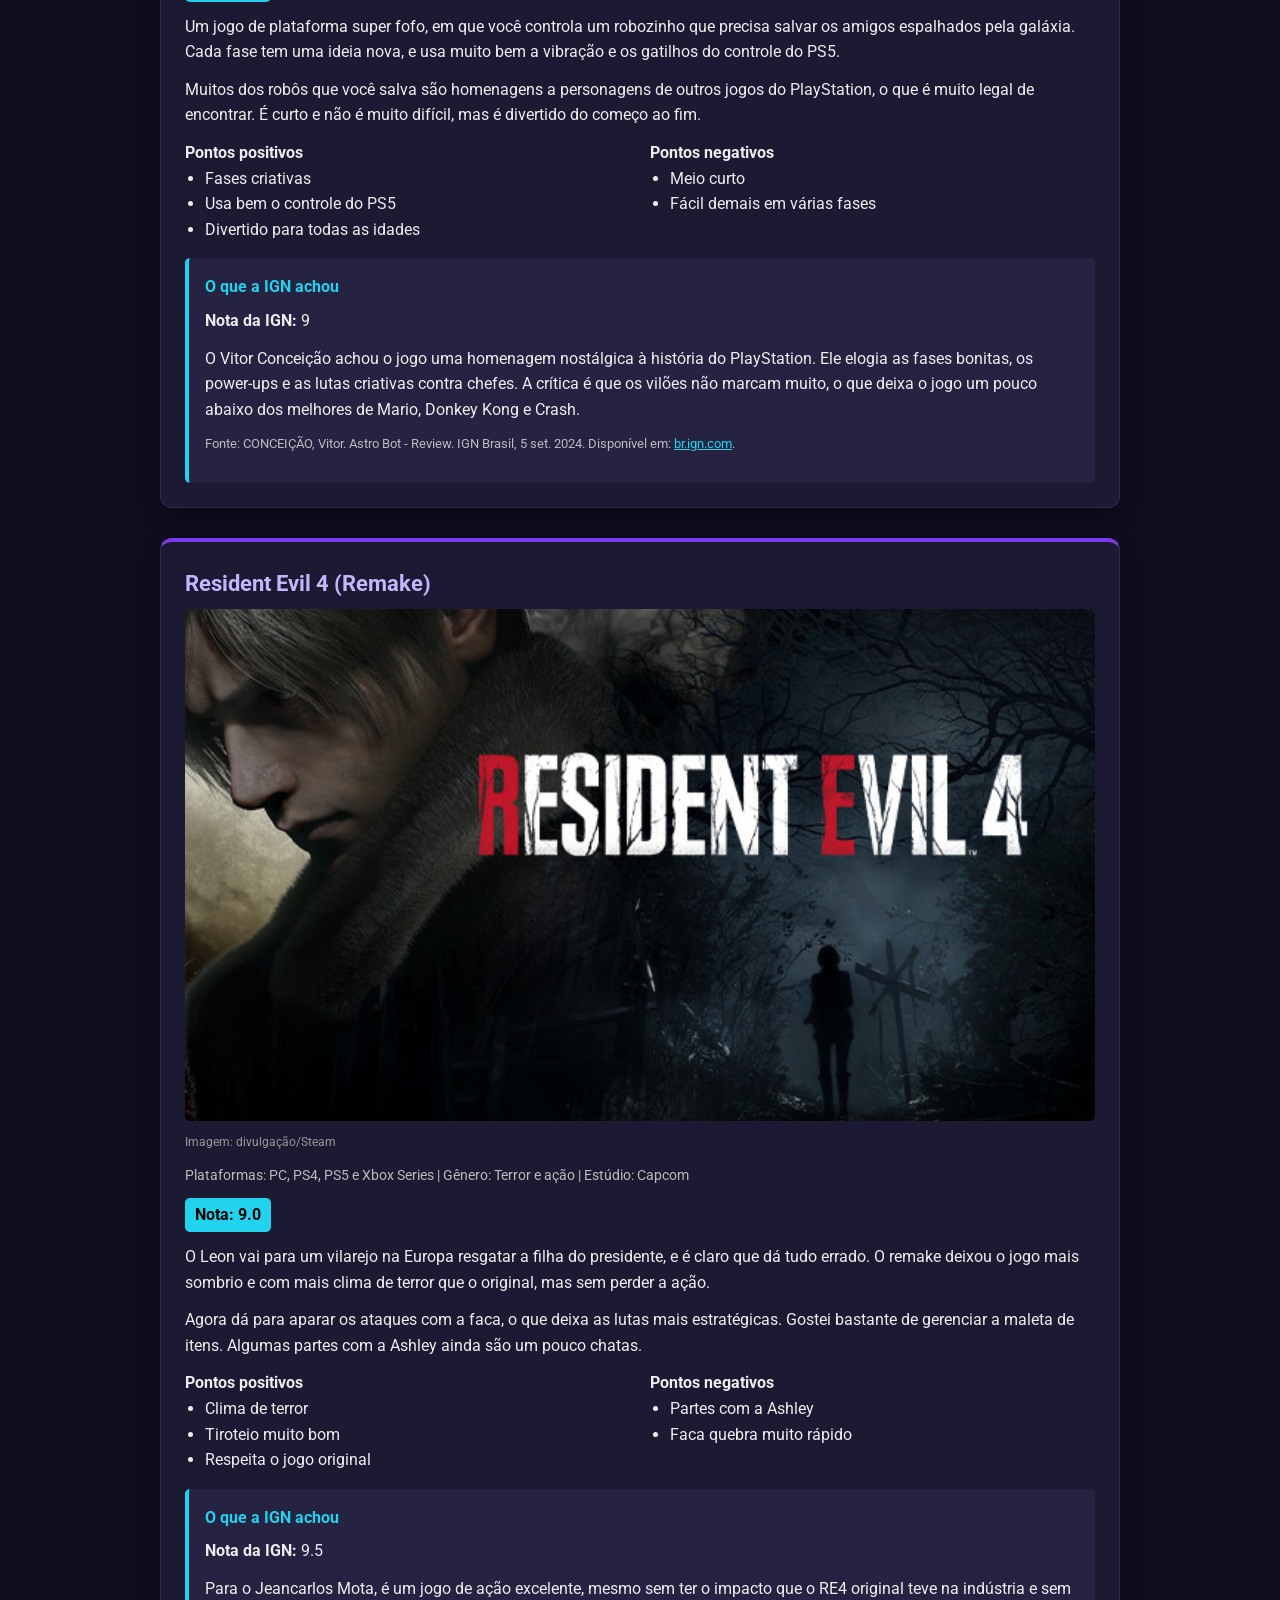
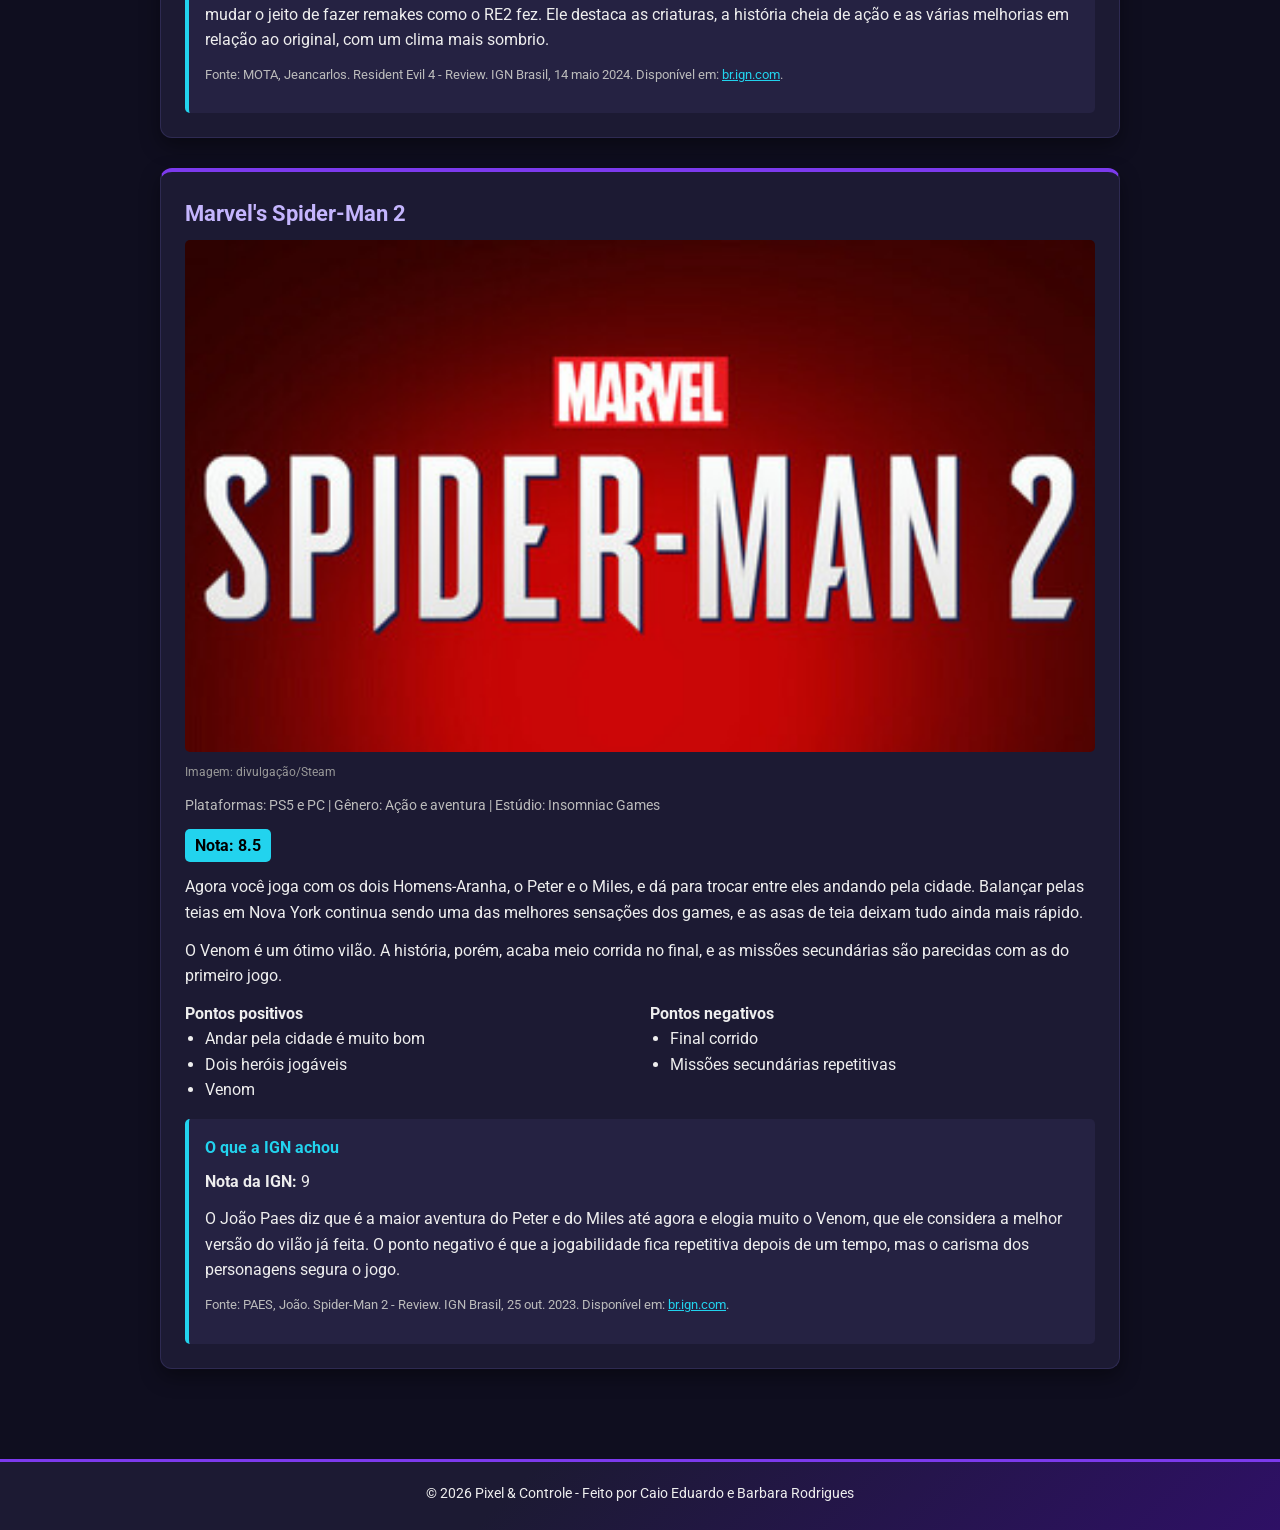
<file: reviews.html>
<!DOCTYPE html>
<html lang="pt-BR">
<head>
  <meta charset="UTF-8">
  <meta name="viewport" content="width=device-width, initial-scale=1.0">
  <meta name="description" content="Reviews de jogos do blog Pixel & Controle">
  <title>Pixel &amp; Controle - Reviews</title>
  <link rel="preconnect" href="https://fonts.googleapis.com">
  <link rel="preconnect" href="https://fonts.gstatic.com" crossorigin>
  <link href="https://fonts.googleapis.com/css2?family=Press+Start+2P&amp;family=Roboto:wght@400;700&amp;display=swap" rel="stylesheet">
  <link rel="stylesheet" href="css/style.css">
</head>
<body>

  <header>
    <h1>Pixel &amp; Controle</h1>
    <p>Um blog sobre games feito por quem ama jogar</p>
    <nav>
      <ul>
        <li><a href="index.html">Home</a></li>
        <li><a href="reviews.html" class="ativo">Reviews</a></li>
        <li><a href="lancamentos.html">Lançamentos</a></li>
        <li><a href="indies.html">Indies</a></li>
        <li><a href="contato.html">Contatos</a></li>
      </ul>
    </nav>
  </header>

  <main>
    <h2>Reviews</h2>
    <p>Aqui ficam as análises dos jogos que eu joguei. A nota vai de 0 a 10 e é só a minha opinião, ok?</p>

    <article class="post">
      <h3>Hollow Knight: Silksong</h3>
      <img src="img/silksong.jpg" alt="Imagem do jogo Hollow Knight: Silksong">
      <p class="credito">Imagem: divulgação/Steam</p>
      <p class="info">Plataformas: PC, PS5, PS4, Xbox e Switch | Gênero: Metroidvania | Estúdio: Team Cherry</p>
      <p class="nota">Nota: 9.5</p>
      <p>Esperei muito tempo por esse jogo e valeu a pena. Agora a gente joga com a Hornet, que é muito mais rápida que o cavaleiro do primeiro jogo, então as lutas ficam bem mais dinâmicas. O mapa é gigante e cheio de segredo.</p>
      <p>A arte e a música continuam lindas. O único problema é que o começo é bem difícil, morri muitas vezes nos primeiros chefes. Mas se você gosta do estilo, tem que jogar.</p>
      <div class="pros-contras">
        <div>
          <h4>Pontos positivos</h4>
          <ul>
            <li>Combate rápido</li>
            <li>Arte e música muito bonitas</li>
            <li>Mapa enorme</li>
          </ul>
        </div>
        <div>
          <h4>Pontos negativos</h4>
          <ul>
            <li>Começo muito difícil</li>
            <li>Perder dinheiro quando morre</li>
          </ul>
        </div>
      </div>

      <div class="ign">
        <h4>O que a IGN achou</h4>
        <p>A Bárbara Castro, da IGN Brasil, jogou mais de 46 horas e amou o jogo, mesmo achando muito difícil. Ela nunca tinha jogado o primeiro Hollow Knight e disse que dá para entender a história sem ele, só vendo um resumo no YouTube.</p>
        <p>Ela elogia o mapa de Fiarlongo (maior que o do primeiro jogo), os personagens que aparecem pelo caminho, como Shakra, Sherma e Garmond, e a quantidade de chefes, que passa de 40. A trilha sonora e o clima sombrio também são destaques.</p>
        <p>As críticas são os chefes que só jogam um monte de inimigos menores na arena, o dano alto até dos inimigos comuns e os bancos de descanso longe dos chefes, o que faz você chegar na luta já com pouca vida.</p>
        <blockquote>“esse metroidvania é igual a vida: difícil, mas ainda repleto de momentos felizes”</blockquote>
        <p class="fonte">Fonte: CASTRO, Bárbara. Hollow Knight: Silksong - Review. IGN Brasil, 15 set. 2025. Disponível em: <a href="https://br.ign.com/hollow-knight-silksong/146012/review/eu-xinguei-mordi-o-controle-e-ofendi-os-criadores-de-hollow-knight-silksong-mas-amei-cada-segundo-re" target="_blank">br.ign.com</a>.</p>
      </div>
    </article>

    <article class="post">
      <h3>Clair Obscur: Expedition 33</h3>
      <img src="img/expedition33.jpg" alt="Imagem do jogo Clair Obscur: Expedition 33">
      <p class="credito">Imagem: divulgação/Steam</p>
      <p class="info">Plataformas: PC, PS5 e Xbox Series | Gênero: RPG por turnos | Estúdio: Sandfall Interactive</p>
      <p class="nota">Nota: 9.0</p>
      <p>Eu não costumo jogar RPG por turnos, mas esse me pegou. Mesmo sendo por turnos, você precisa apertar o botão na hora certa para desviar e contra-atacar, então nunca fica parado esperando.</p>
      <p>A história é muito boa e tem umas reviravoltas que eu não esperava. Às vezes eu me perdia no mapa porque não tem muita indicação de para onde ir, mas no geral é um dos melhores jogos que joguei.</p>
      <div class="pros-contras">
        <div>
          <h4>Pontos positivos</h4>
          <ul>
            <li>Combate diferente</li>
            <li>História emocionante</li>
            <li>Visual muito bonito</li>
          </ul>
        </div>
        <div>
          <h4>Pontos negativos</h4>
          <ul>
            <li>Fácil se perder no mapa</li>
            <li>Algumas lutas difíceis do nada</li>
          </ul>
        </div>
      </div>

      <div class="ign">
        <h4>O que a IGN achou</h4>
        <p><strong>Nota da IGN:</strong> 9</p>
        <p>A Vika Rosa elogiou a história emocionante, o sistema de batalha criativo e a direção de arte. Para ela, o jogo prova que RPG por turnos ainda pode inovar quando mistura ação em tempo real, e é uma experiência madura que merece ser jogada.</p>
        <p class="fonte">Fonte: ROSA, Vika. Clair Obscur: Expedition 33 - Review. IGN Brasil, 23 abr. 2025. Disponível em: <a href="https://br.ign.com/clair-obscur-expedition-33/139278/review/clair-obscur-expedition-33-um-novo-classico-forjado-na-beleza-do-fim-review" target="_blank">br.ign.com</a>.</p>
      </div>
    </article>

    <article class="post">
      <h3>Mario Kart World</h3>
      <img src="img/mario.jpeg" alt="Imagem do jogo Mario Kart World">
      <p class="info">Plataforma: Nintendo Switch 2 | Gênero: Corrida | Estúdio: Nintendo</p>
      <p class="nota">Nota: 8.5</p>
      <p>A novidade é que as pistas são ligadas umas nas outras, como um mundo aberto, e agora são 24 pilotos por corrida. O modo Knockout Tour, onde os últimos vão sendo eliminados, é muito divertido.</p>
      <p>Jogar com os amigos é a melhor parte. O modo livre é meio vazio e o jogo só tem no Switch 2, o que é ruim para quem ainda não comprou o console novo.</p>
      <div class="pros-contras">
        <div>
          <h4>Pontos positivos</h4>
          <ul>
            <li>24 pilotos na corrida</li>
            <li>Knockout Tour</li>
            <li>Ótimo para jogar com amigos</li>
          </ul>
        </div>
        <div>
          <h4>Pontos negativos</h4>
          <ul>
            <li>Modo livre vazio</li>
            <li>Só tem no Switch 2</li>
          </ul>
        </div>
      </div>

      <div class="ign">
        <h4>O que a IGN achou</h4>
        <p><strong>Nota da IGN:</strong> 8.5</p>
        <p>Para a Maria Eduarda Cury, o mundo conectado é colorido e as pequenas mudanças nas mecânicas deixaram o Grande Prêmio mais frenético. O ponto fraco é que o mundo aberto é pouco aproveitado, então o jogo não chega a ser a grande revolução da série.</p>
        <p class="fonte">Fonte: CURY, Maria Eduarda. Mario Kart World - Review. IGN Brasil, 9 jun. 2025. Disponível em: <a href="https://br.ign.com/mario-kart-world/141548/review/mario-kart-world-tem-charme-e-velocidade-mas-mundo-aberto-com-potencial-inexplorado-review" target="_blank">br.ign.com</a>.</p>
      </div>
    </article>
    <article class="post">
      <h3>The Legend of Zelda: Tears of the Kingdom</h3>
      <img src="img/zelda.jpg" alt="Imagem do jogo The Legend of Zelda: Tears of the Kingdom">
      <p class="info">Plataforma: Nintendo Switch | Gênero: Aventura | Estúdio: Nintendo</p>
      <p class="nota">Nota: 10</p>
      <p>Achei que seria só um Breath of the Wild 2, mas é muito mais. Agora o Link consegue grudar objetos uns nos outros e montar carros, pontes, aviões e o que mais a sua cabeça imaginar. Passei horas só inventando coisa.</p>
      <p>Além do mapa de Hyrule, tem as ilhas no céu e um subterrâneo enorme e escuro. É o tipo de jogo em que você sai para fazer uma missão e acaba descobrindo cinco coisas no caminho.</p>
      <div class="pros-contras">
        <div>
          <h4>Pontos positivos</h4>
          <ul>
            <li>Liberdade para criar</li>
            <li>Mundo gigante</li>
            <li>Muita coisa para descobrir</li>
          </ul>
        </div>
        <div>
          <h4>Pontos negativos</h4>
          <ul>
            <li>Armas quebram rápido</li>
            <li>Cai o FPS em algumas partes</li>
          </ul>
        </div>
      </div>

      <div class="ign">
        <h4>O que a IGN achou</h4>
        <p><strong>Nota da IGN:</strong> 10</p>
        <p>A Bárbara Castro deu nota máxima. Ela destaca as novidades, a história que vai sendo revelada aos poucos, as ilhas no céu que dão liberdade para explorar, a trilha sonora e a Zelda finalmente tendo mais destaque. Ela também comenta que é fácil passar das 100 horas de jogo.</p>
        <p class="fonte">Fonte: CASTRO, Bárbara. The Legend of Zelda: Tears of the Kingdom - Review. IGN Brasil, 12 jun. 2024. Disponível em: <a href="https://br.ign.com/the-legend-of-zelda-tears-of-the-kingdom/108734/review/review-the-legend-of-zelda-tears-of-the-kingdom" target="_blank">br.ign.com</a>.</p>
      </div>
    </article>

    <article class="post">
      <h3>Elden Ring</h3>
      <img src="img/elden-ring.jpg" alt="Imagem do jogo Elden Ring">
      <p class="credito">Imagem: divulgação/Steam</p>
      <p class="info">Plataformas: PC, PS4, PS5 e Xbox | Gênero: RPG de ação | Estúdio: FromSoftware</p>
      <p class="nota">Nota: 9.5</p>
      <p>Foi o primeiro jogo da FromSoftware que eu consegui zerar. Como o mundo é aberto, quando um chefe está muito difícil dá para ir explorar outro lugar, ficar mais forte e voltar depois. Isso ajuda muito quem está começando.</p>
      <p>Os chefes são incríveis e alguns lugares são de tirar o fôlego. Mas a história é bem confusa, e eu precisei ver vídeo no YouTube para entender o que estava acontecendo.</p>
      <div class="pros-contras">
        <div>
          <h4>Pontos positivos</h4>
          <ul>
            <li>Mundo aberto bonito</li>
            <li>Chefes marcantes</li>
            <li>Muitas formas de montar o personagem</li>
          </ul>
        </div>
        <div>
          <h4>Pontos negativos</h4>
          <ul>
            <li>História difícil de entender</li>
            <li>Alguns chefes são injustos</li>
          </ul>
        </div>
      </div>

      <div class="ign">
        <h4>O que a IGN achou</h4>
        <p><strong>Nota da IGN:</strong> 9.5</p>
        <p>O Jeancarlos Mota diz que o jogo cumpre o que promete: um RPG de ação no estilo souls da FromSoftware, com um mundo enorme e uma história sombria que teve participação de George R.R. Martin. Segundo ele, é para quem gosta de fantasia e desafio, com muita batalha épica, exploração e bastante sofrimento.</p>
        <p class="fonte">Fonte: MOTA, Jeancarlos. Elden Ring - Review. IGN Brasil, 2 dez. 2024. Disponível em: <a href="https://br.ign.com/elden-ring/96771/review/review-elden-ring" target="_blank">br.ign.com</a>.</p>
      </div>
    </article>

    <article class="post">
      <h3>Baldur's Gate 3</h3>
      <img src="img/baldurs-gate-3.jpg" alt="Imagem do jogo Baldur's Gate 3">
      <p class="credito">Imagem: divulgação/Steam</p>
      <p class="info">Plataformas: PC, PS5 e Xbox Series | Gênero: RPG | Estúdio: Larian Studios</p>
      <p class="nota">Nota: 9.5</p>
      <p>É baseado em Dungeons &amp; Dragons, então tudo depende de rolar dados. O legal é que o jogo deixa você resolver as coisas do seu jeito: lutando, conversando, roubando ou até convencendo o chefe a desistir da luta.</p>
      <p>Os personagens do grupo são muito bem escritos e cada um tem sua própria história. O combate por turnos demora para pegar o jeito, e o último ato tem alguns bugs, mas mesmo assim é um RPG gigante.</p>
      <div class="pros-contras">
        <div>
          <h4>Pontos positivos</h4>
          <ul>
            <li>Escolhas que mudam tudo</li>
            <li>Personagens muito bons</li>
            <li>Dá para jogar em cooperativo</li>
          </ul>
        </div>
        <div>
          <h4>Pontos negativos</h4>
          <ul>
            <li>Difícil no começo</li>
            <li>Bugs no final</li>
          </ul>
        </div>
      </div>

      <div class="ign">
        <h4>O que a IGN achou</h4>
        <p><strong>Nota da IGN:</strong> 9.5</p>
        <p>A Maria Eduarda Cury elogiou muito o roteiro, os gráficos e os personagens. Ela gostou de como o combate deixa você tentar praticamente qualquer ideia, desde que faça sentido na situação, e acha que o jogo mostra que RPG pode ser acessível para todo tipo de jogador.</p>
        <p class="fonte">Fonte: CURY, Maria Eduarda. Baldur's Gate III - Review. IGN Brasil, 5 jul. 2024. Disponível em: <a href="https://br.ign.com/baldurs-gate-3/113019/review/baldurs-gate-3-e-uma-aula-de-criacao-de-universo-e-criatividade-de-combate-para-jogos-do-genero-revi" target="_blank">br.ign.com</a>.</p>
      </div>
    </article>

    <article class="post">
      <h3>God of War Ragnarök</h3>
      <img src="img/god-of-war-ragnarok.jpg" alt="Imagem do jogo God of War Ragnarök">
      <p class="credito">Imagem: divulgação/Steam</p>
      <p class="info">Plataformas: PS4, PS5 e PC | Gênero: Ação e aventura | Estúdio: Santa Monica Studio</p>
      <p class="nota">Nota: 9.0</p>
      <p>Continua a história do Kratos com o filho, Atreus, que agora está mais velho e quer tomar as próprias decisões. A relação dos dois é o melhor do jogo, e tem cenas que me deixaram bem emocionado.</p>
      <p>O combate com o machado e as lâminas continua muito bom. A única coisa chata é que tem partes em que você joga com outro personagem e elas são mais lentas que o resto.</p>
      <div class="pros-contras">
        <div>
          <h4>Pontos positivos</h4>
          <ul>
            <li>História emocionante</li>
            <li>Combate pesado e divertido</li>
            <li>Gráficos muito bonitos</li>
          </ul>
        </div>
        <div>
          <h4>Pontos negativos</h4>
          <ul>
            <li>Algumas partes lentas</li>
            <li>Personagens falam a solução dos puzzles</li>
          </ul>
        </div>
      </div>

      <div class="ign">
        <h4>O que a IGN achou</h4>
        <p><strong>Nota da IGN:</strong> 10</p>
        <p>O Jeancarlos Mota deu nota 10 e achou o jogo maior e melhor que o God of War de 2018. Ele conta que tinha dúvidas se a continuação ia superar o anterior, mas mudou de ideia. Para ele, é provavelmente a melhor aventura do Kratos e um ótimo fechamento da fase nórdica com o Atreus.</p>
        <p class="fonte">Fonte: MOTA, Jeancarlos. God of War Ragnarok - Review. IGN Brasil, 3 nov. 2022. Disponível em: <a href="https://br.ign.com/god-of-war-ragnarok/103647/review/review-god-of-war-ragnarok" target="_blank">br.ign.com</a>.</p>
      </div>
    </article>

    <article class="post">
      <h3>Astro Bot</h3>
      <img src="img/astrobot.avif" alt="Imagem do jogo Astro Bot">
      <p class="info">Plataforma: PS5 | Gênero: Plataforma | Estúdio: Team Asobi</p>
      <p class="nota">Nota: 9.0</p>
      <p>Um jogo de plataforma super fofo, em que você controla um robozinho que precisa salvar os amigos espalhados pela galáxia. Cada fase tem uma ideia nova, e usa muito bem a vibração e os gatilhos do controle do PS5.</p>
      <p>Muitos dos robôs que você salva são homenagens a personagens de outros jogos do PlayStation, o que é muito legal de encontrar. É curto e não é muito difícil, mas é divertido do começo ao fim.</p>
      <div class="pros-contras">
        <div>
          <h4>Pontos positivos</h4>
          <ul>
            <li>Fases criativas</li>
            <li>Usa bem o controle do PS5</li>
            <li>Divertido para todas as idades</li>
          </ul>
        </div>
        <div>
          <h4>Pontos negativos</h4>
          <ul>
            <li>Meio curto</li>
            <li>Fácil demais em várias fases</li>
          </ul>
        </div>
      </div>

      <div class="ign">
        <h4>O que a IGN achou</h4>
        <p><strong>Nota da IGN:</strong> 9</p>
        <p>O Vitor Conceição achou o jogo uma homenagem nostálgica à história do PlayStation. Ele elogia as fases bonitas, os power-ups e as lutas criativas contra chefes. A crítica é que os vilões não marcam muito, o que deixa o jogo um pouco abaixo dos melhores de Mario, Donkey Kong e Crash.</p>
        <p class="fonte">Fonte: CONCEIÇÃO, Vitor. Astro Bot - Review. IGN Brasil, 5 set. 2024. Disponível em: <a href="https://br.ign.com/astro-bot/129315/review/astro-bot-e-uma-bela-e-divertida-celebracao-da-historia-do-playstation-e-videogames-review" target="_blank">br.ign.com</a>.</p>
      </div>
    </article>

    <article class="post">
      <h3>Resident Evil 4 (Remake)</h3>
      <img src="img/resident-evil-4.jpg" alt="Imagem do jogo Resident Evil 4 Remake">
      <p class="credito">Imagem: divulgação/Steam</p>
      <p class="info">Plataformas: PC, PS4, PS5 e Xbox Series | Gênero: Terror e ação | Estúdio: Capcom</p>
      <p class="nota">Nota: 9.0</p>
      <p>O Leon vai para um vilarejo na Europa resgatar a filha do presidente, e é claro que dá tudo errado. O remake deixou o jogo mais sombrio e com mais clima de terror que o original, mas sem perder a ação.</p>
      <p>Agora dá para aparar os ataques com a faca, o que deixa as lutas mais estratégicas. Gostei bastante de gerenciar a maleta de itens. Algumas partes com a Ashley ainda são um pouco chatas.</p>
      <div class="pros-contras">
        <div>
          <h4>Pontos positivos</h4>
          <ul>
            <li>Clima de terror</li>
            <li>Tiroteio muito bom</li>
            <li>Respeita o jogo original</li>
          </ul>
        </div>
        <div>
          <h4>Pontos negativos</h4>
          <ul>
            <li>Partes com a Ashley</li>
            <li>Faca quebra muito rápido</li>
          </ul>
        </div>
      </div>

      <div class="ign">
        <h4>O que a IGN achou</h4>
        <p><strong>Nota da IGN:</strong> 9.5</p>
        <p>Para o Jeancarlos Mota, é um jogo de ação excelente, mesmo sem ter o impacto que o RE4 original teve na indústria e sem mudar o jeito de fazer remakes como o RE2 fez. Ele destaca as criaturas, a história cheia de ação e as várias melhorias em relação ao original, com um clima mais sombrio.</p>
        <p class="fonte">Fonte: MOTA, Jeancarlos. Resident Evil 4 - Review. IGN Brasil, 14 maio 2024. Disponível em: <a href="https://br.ign.com/resident-evil-4/107169/review/resident-evil-4-remake-review" target="_blank">br.ign.com</a>.</p>
      </div>
    </article>

    <article class="post">
      <h3>Marvel's Spider-Man 2</h3>
      <img src="img/spider-man-2.jpg" alt="Imagem do jogo Marvel's Spider-Man 2">
      <p class="credito">Imagem: divulgação/Steam</p>
      <p class="info">Plataformas: PS5 e PC | Gênero: Ação e aventura | Estúdio: Insomniac Games</p>
      <p class="nota">Nota: 8.5</p>
      <p>Agora você joga com os dois Homens-Aranha, o Peter e o Miles, e dá para trocar entre eles andando pela cidade. Balançar pelas teias em Nova York continua sendo uma das melhores sensações dos games, e as asas de teia deixam tudo ainda mais rápido.</p>
      <p>O Venom é um ótimo vilão. A história, porém, acaba meio corrida no final, e as missões secundárias são parecidas com as do primeiro jogo.</p>
      <div class="pros-contras">
        <div>
          <h4>Pontos positivos</h4>
          <ul>
            <li>Andar pela cidade é muito bom</li>
            <li>Dois heróis jogáveis</li>
            <li>Venom</li>
          </ul>
        </div>
        <div>
          <h4>Pontos negativos</h4>
          <ul>
            <li>Final corrido</li>
            <li>Missões secundárias repetitivas</li>
          </ul>
        </div>
      </div>

      <div class="ign">
        <h4>O que a IGN achou</h4>
        <p><strong>Nota da IGN:</strong> 9</p>
        <p>O João Paes diz que é a maior aventura do Peter e do Miles até agora e elogia muito o Venom, que ele considera a melhor versão do vilão já feita. O ponto negativo é que a jogabilidade fica repetitiva depois de um tempo, mas o carisma dos personagens segura o jogo.</p>
        <p class="fonte">Fonte: PAES, João. Spider-Man 2 - Review. IGN Brasil, 25 out. 2023. Disponível em: <a href="https://br.ign.com/spider-man-2/114759/review/dois-aranhas-incomodam-muito-mais-viloes-em-spider-man-2-review" target="_blank">br.ign.com</a>.</p>
      </div>
    </article>
  </main>

  <footer>
    <p>&copy; 2026 Pixel &amp; Controle - Feito por Caio Eduardo e Barbara Rodrigues</p>
  </footer>

</body>
</html>
</file>
<file: css/style.css>
:root {
  --roxo: #7c3aed;
  --lilas: #c4b5fd;
  --ciano: #22d3ee;
  --fundo: #0f0e1f;
  --caixa: #1c1a33;
  --texto: #eeeeee;
}

* {
  margin: 0;
  padding: 0;
  box-sizing: border-box;
}

body {
  background-color: var(--fundo);
  background-image:
    radial-gradient(circle at top left, rgba(124, 58, 237, 0.25), transparent 40%),
    radial-gradient(circle at bottom right, rgba(34, 211, 238, 0.15), transparent 40%);
  background-attachment: fixed;
  color: var(--texto);
  font-family: 'Roboto', Arial, sans-serif;
  line-height: 1.6;
  min-height: 100vh;
  display: flex;
  flex-direction: column;
}

header {
  background: linear-gradient(135deg, #2e1065, var(--caixa) 60%);
  padding: 24px 20px;
  text-align: center;
  border-bottom: 3px solid var(--roxo);
}

header h1 {
  font-family: 'Press Start 2P', cursive;
  font-size: 24px;
  color: var(--ciano);
  margin-bottom: 10px;
  text-shadow: 0 0 12px rgba(34, 211, 238, 0.7);
}

header p {
  color: #bbb;
  font-size: 14px;
}

nav ul {
  list-style: none;
  display: flex;
  justify-content: center;
  flex-wrap: wrap;
  gap: 10px;
  margin-top: 16px;
}

nav a {
  color: white;
  text-decoration: none;
  padding: 8px 16px;
  border: 2px solid var(--roxo);
  border-radius: 20px;
  transition: 0.3s;
}

nav a:hover {
  background-color: var(--roxo);
  box-shadow: 0 0 12px var(--roxo);
}

nav a.ativo {
  background-color: var(--roxo);
}

main {
  flex: 1;
  width: 100%;
  max-width: 1000px;
  margin: 0 auto;
  padding: 30px 20px;
}

h2 {
  font-family: 'Press Start 2P', cursive;
  font-size: 18px;
  color: var(--ciano);
  margin-bottom: 16px;
}

h2::after {
  content: "";
  display: block;
  width: 60px;
  height: 4px;
  margin-top: 10px;
  background: linear-gradient(90deg, var(--roxo), var(--ciano));
  border-radius: 2px;
}

h3 {
  color: var(--lilas);
  margin-bottom: 8px;
}

p {
  margin-bottom: 12px;
}

a {
  color: var(--ciano);
}

.capa {
  background-image: linear-gradient(rgba(15, 14, 31, 0.55), rgba(15, 14, 31, 0.95)), url("../img/capa-home.jpg");
  background-size: cover;
  background-position: center;
  border: 2px solid var(--roxo);
  border-radius: 12px;
  padding: 80px 30px;
  margin-bottom: 30px;
  text-align: center;
}

.capa h2::after {
  margin: 10px auto 0;
}

.capa p {
  max-width: 650px;
  margin: 0 auto 12px;
  font-size: 18px;
}

.botao {
  display: inline-block;
  margin-top: 12px;
  background-color: var(--roxo);
  color: white;
  text-decoration: none;
  font-weight: bold;
  padding: 12px 24px;
  border-radius: 20px;
  transition: 0.3s;
}

.botao:hover {
  background-color: var(--ciano);
  color: black;
}

.destaques {
  display: grid;
  grid-template-columns: repeat(3, 1fr);
  gap: 20px;
}

.card {
  background-color: var(--caixa);
  border: 2px solid #2e2a52;
  border-radius: 8px;
  overflow: hidden;
  text-align: center;
  transition: 0.3s;
}

.card:hover {
  transform: translateY(-5px);
  border-color: var(--ciano);
  box-shadow: 0 0 15px var(--ciano);
}

.card a {
  display: block;
  overflow: hidden;
}

.card img {
  display: block;
  width: 100%;
  aspect-ratio: 16 / 9;
  object-fit: cover;
  transition: 0.3s;
}

.card:hover img {
  transform: scale(1.05);
}

.card h3 {
  margin-top: 12px;
}

.card p {
  padding: 0 12px 8px;
  font-size: 14px;
}

.post {
  background-color: var(--caixa);
  border: 1px solid #2e2a52;
  border-top: 4px solid var(--roxo);
  border-radius: 12px;
  padding: 24px;
  margin-bottom: 30px;
  box-shadow: 0 8px 20px rgba(0, 0, 0, 0.4);
}

.post h3 {
  font-size: 22px;
}

.post img {
  width: 100%;
  aspect-ratio: 16 / 9;
  object-fit: cover;
  border-radius: 5px;
  margin-bottom: 12px;
}

.credito {
  font-size: 12px;
  color: #999;
  margin-top: -8px;
}

.info {
  font-size: 14px;
  color: #bbb;
}

.nota {
  display: inline-block;
  background-color: var(--ciano);
  color: black;
  font-weight: bold;
  padding: 4px 10px;
  border-radius: 5px;
}

.pros-contras {
  display: flex;
  gap: 20px;
}

.pros-contras div {
  flex: 1;
}

.pros-contras ul {
  margin-left: 20px;
}

.ign {
  background-color: #252242;
  border-left: 4px solid var(--ciano);
  border-radius: 5px;
  padding: 16px;
  margin-top: 16px;
}

.ign h4 {
  color: var(--ciano);
  margin-bottom: 8px;
}

.ign blockquote {
  font-style: italic;
  color: var(--lilas);
  border-left: 2px solid var(--lilas);
  padding-left: 12px;
  margin: 12px 0;
}

.fonte {
  font-size: 13px;
  color: #bbb;
}

.tabela {
  overflow-x: auto;
}

table {
  width: 100%;
  border-collapse: collapse;
  background-color: var(--caixa);
}

th, td {
  padding: 10px;
  border: 1px solid #333;
  text-align: left;
}

th {
  background-color: var(--roxo);
}

form {
  background-color: var(--caixa);
  border-radius: 8px;
  padding: 20px;
  margin-bottom: 24px;
}

label {
  display: block;
  font-weight: bold;
  margin-bottom: 5px;
}

input, select, textarea {
  width: 100%;
  padding: 10px;
  margin-bottom: 16px;
  border: none;
  border-radius: 5px;
  font-family: inherit;
  font-size: 16px;
}

textarea {
  height: 120px;
}

button {
  background-color: var(--roxo);
  color: white;
  border: none;
  border-radius: 5px;
  padding: 12px 24px;
  font-size: 16px;
  cursor: pointer;
}

button:hover {
  background-color: var(--ciano);
  color: black;
}

footer {
  background: linear-gradient(135deg, var(--caixa) 40%, #2e1065);
  border-top: 3px solid var(--roxo);
  text-align: center;
  font-size: 14px;
  padding: 20px;
  margin-top: 30px;
}

footer p {
  margin-bottom: 6px;
}

@media (max-width: 768px) {
  header h1 {
    font-size: 16px;
  }

  nav a {
    padding: 6px 10px;
    font-size: 14px;
  }

  h2 {
    font-size: 15px;
  }

  .capa {
    padding: 50px 16px;
  }

  .capa p {
    font-size: 16px;
  }

  .destaques {
    grid-template-columns: 1fr;
  }

  .pros-contras {
    flex-direction: column;
    gap: 0;
  }
}
</file>
